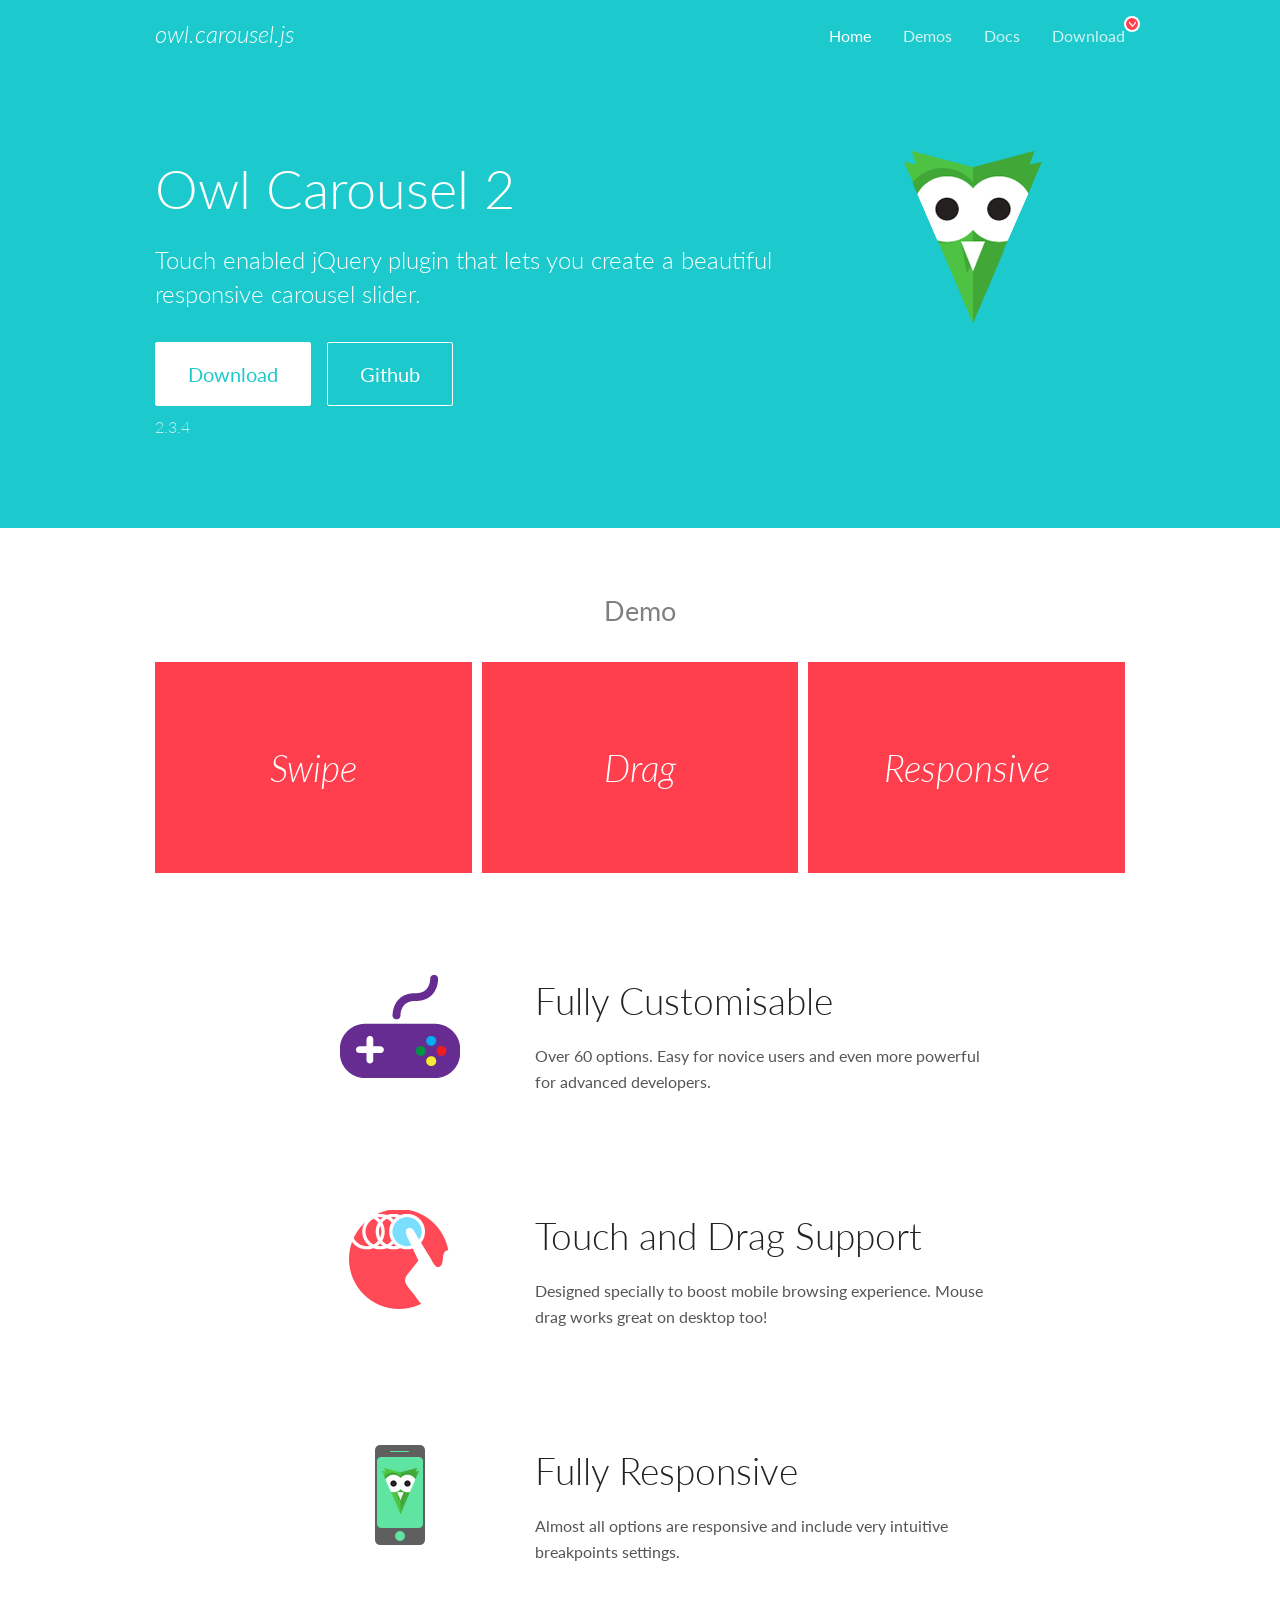
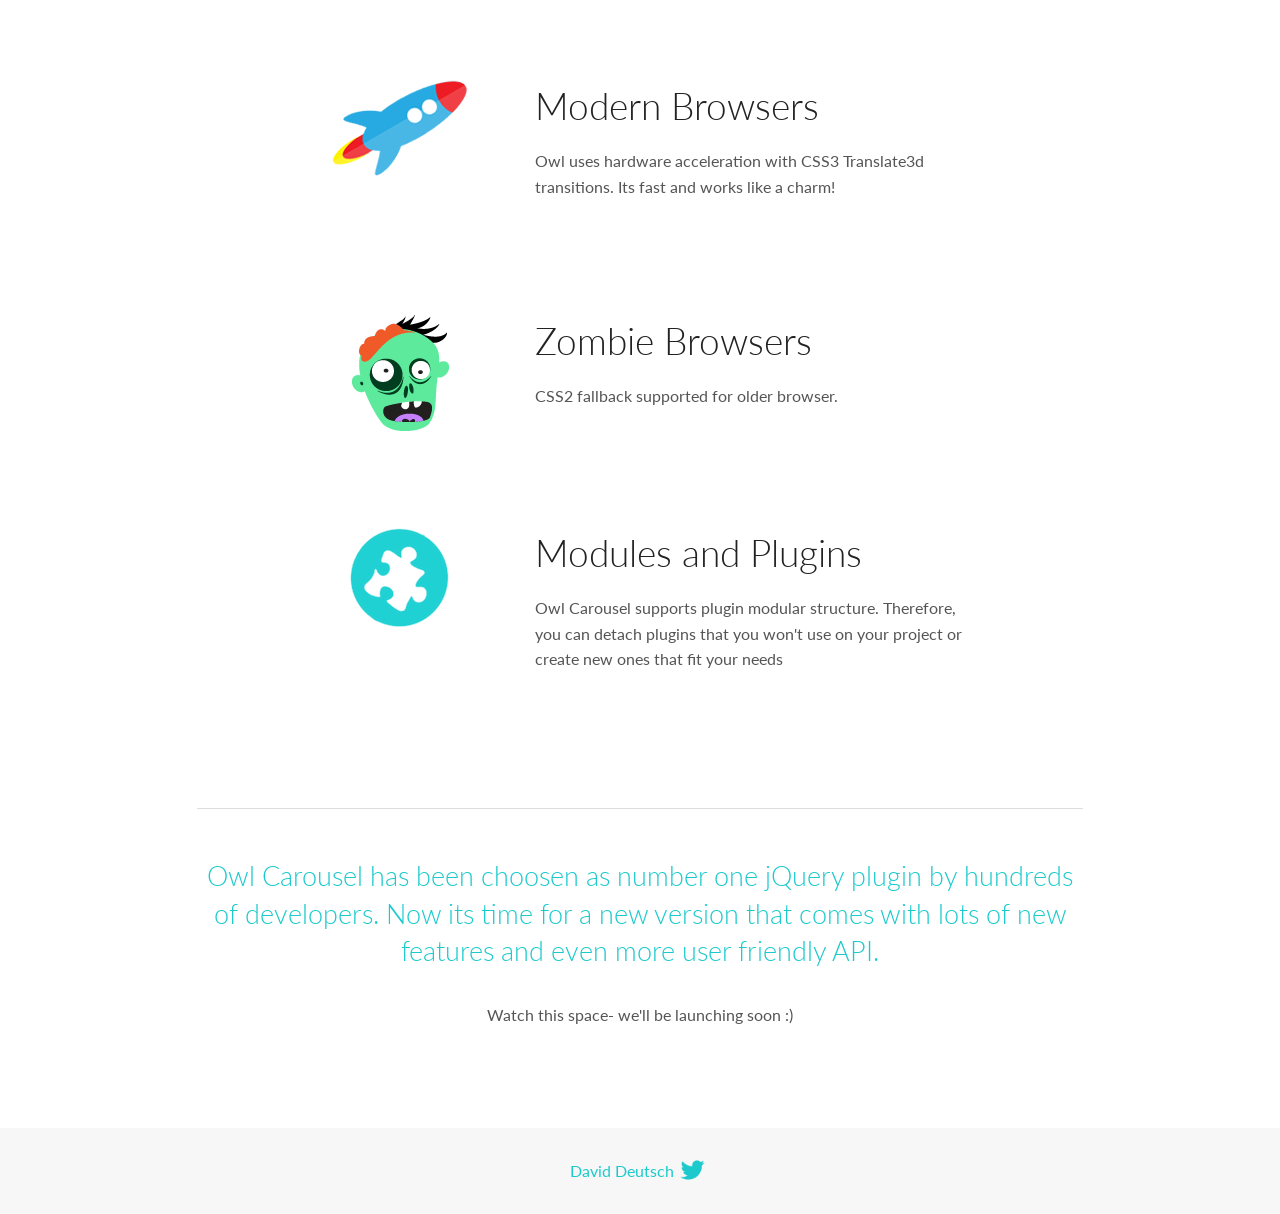
<file: public/assets/OwlCarousel/docs/index.html>
<!DOCTYPE html>
<html lang="en">
  <head>

    <!-- head -->
    <meta charset="utf-8">
    <meta name="msapplication-tap-highlight" content="no" />
    <meta name="viewport" content="width=device-width, initial-scale=1.0" />
    <meta name="description" content="Touch enabled jQuery plugin that lets you create beautiful responsive carousel slider.">
    <meta name="author" content="David Deutsch">
    <title>
      Home | Owl Carousel | 2.3.4
    </title>

    <!-- Stylesheets -->
    <link href='https://fonts.googleapis.com/css?family=Lato:300,400,700,400italic,300italic' rel='stylesheet' type='text/css'>
    <link rel="stylesheet" href="assets/css/docs.theme.min.css">

    <!-- Owl Stylesheets -->
    <link rel="stylesheet" href="assets/owlcarousel/assets/owl.carousel.min.css">
    <link rel="stylesheet" href="assets/owlcarousel/assets/owl.theme.default.min.css">

    <!-- HTML5 shim and Respond.js IE8 support of HTML5 elements and media queries -->

    <!--[if lt IE 9]>
      <script src="https://oss.maxcdn.com/libs/html5shiv/3.7.0/html5shiv.js"></script>
      <script src="https://oss.maxcdn.com/libs/respond.js/1.3.0/respond.min.js"></script>
    <![endif]-->

    <!-- Favicons -->
    <link rel="apple-touch-icon-precomposed" sizes="144x144" href="assets/ico/apple-touch-icon-144-precomposed.png">
    <link rel="shortcut icon" href="assets/ico/favicon.png">
    <link rel="shortcut icon" href="favicon.ico">

    <!-- Yeah i know js should not be in header. Its required for demos.-->

    <!-- javascript -->
    <script src="assets/vendors/jquery.min.js"></script>
    <script src="assets/owlcarousel/owl.carousel.js"></script>
  </head>
  <body>

    <!-- header -->
    <header class="header">
      <div class="row">
        <div class="large-12 columns">
          <div class="brand left">
            <h3>
              <a href="/OwlCarousel2/">owl.carousel.js</a> 
            </h3>
          </div>
          <a id="toggle-nav" class="right">
            <span></span> <span></span> <span></span> 
          </a> 
          <div class="nav-bar">
            <ul class="clearfix">
              <li class="active">
                <a href="/OwlCarousel2/index.html">Home</a> 
              </li>
              <li> <a href="/OwlCarousel2/demos/demos.html">Demos</a>  </li>
              <li> <a href="/OwlCarousel2/docs/started-welcome.html">Docs</a>  </li>
              <li>
                <a href="https://github.com/OwlCarousel2/OwlCarousel2/archive/2.3.4.zip">Download</a> 
                <span class="download"></span> 
              </li>
            </ul>
          </div>
        </div>
      </div>
    </header>

    <!-- home panel -->
    <section id="hero">
      <div class="row">
        <div class="large-8 medium-8 columns">
          <h1>Owl Carousel 2</h1>
          <h4>Touch enabled jQuery plugin that lets you create a beautiful responsive carousel slider.</h4>
          <a href="https://github.com/OwlCarousel2/OwlCarousel2/archive/2.3.4.zip" class="hero-button">Download</a> 
          <a href="https://github.com/OwlCarousel2/OwlCarousel2" class="hero-button outline">Github</a> 
          <p>2.3.4</p>
        </div>
        <div class="large-4 medium-4 columns">
          <img class="owl-logo" src="assets/img/owl-logo.png" alt="mr. Owl">
        </div>
      </div>
    </section>

    <!-- body -->
    <div class="home-demo">
      <div class="row">
        <div class="large-12 columns">
          <h3>Demo</h3>
          <div class="owl-carousel">
            <div class="item">
              <h2>Swipe</h2>
            </div>
            <div class="item">
              <h2>Drag</h2>
            </div>
            <div class="item">
              <h2>Responsive</h2>
            </div>
            <div class="item">
              <h2>CSS3</h2>
            </div>
            <div class="item">
              <h2>Fast</h2>
            </div>
            <div class="item">
              <h2>Easy</h2>
            </div>
            <div class="item">
              <h2>Free</h2>
            </div>
            <div class="item">
              <h2>Upgradable</h2>
            </div>
            <div class="item">
              <h2>Tons of options</h2>
            </div>
            <div class="item">
              <h2>Infinity</h2>
            </div>
            <div class="item">
              <h2>Auto Width</h2>
            </div>
          </div>
        </div>
      </div>
    </div>
    <script>
      var owl = $('.owl-carousel');
      owl.owlCarousel({
        margin: 10,
        loop: true,
        responsive: {
          0: {
            items: 1
          },
          600: {
            items: 2
          },
          1000: {
            items: 3
          }
        }
      })
    </script>

    <!-- features -->
    <div id="features">
      <div class="row">
        <div class="small-12 medium-9 small-centered columns">
          <section class="row feature">
            <div class="medium-4 small-12 columns">
              <img src="assets/img/feature-options.png" alt="">
            </div>
            <div class="medium-8 small-12 columns">
              <h2>Fully Customisable</h2>
              <p>Over 60 options. Easy for novice users and even more powerful for advanced developers.</p>
            </div>
          </section>
          <section class="row feature">
            <div class="medium-4 small-12 columns">
              <img src="assets/img/feature-drag.png" alt="">
            </div>
            <div class="medium-8 small-12 columns">
              <h2>Touch and Drag Support</h2>
              <p>Designed specially to boost mobile browsing experience. Mouse drag works great on desktop too!</p>
            </div>
          </section>
          <section class="row feature">
            <div class="medium-4 small-12 columns">
              <img src="assets/img/feature-responsive.png" alt="">
            </div>
            <div class="medium-8 small-12 columns">
              <h2>Fully Responsive</h2>
              <p>Almost all options are responsive and include very intuitive breakpoints settings.</p>
            </div>
          </section>
          <section class="row feature">
            <div class="medium-4 small-12 columns">
              <img src="assets/img/feature-modern.png" alt="">
            </div>
            <div class="medium-8 small-12 columns">
              <h2>Modern Browsers</h2>
              <p>Owl uses hardware acceleration with CSS3 Translate3d transitions. Its fast and works like a charm! </p>
            </div>
          </section>
          <section class="row feature">
            <div class="medium-4 small-12 columns">
              <img src="assets/img/feature-zombie.png" alt="">
            </div>
            <div class="medium-8 small-12 columns">
              <h2>Zombie Browsers</h2>
              <p>CSS2 fallback supported for older browser.</p>
            </div>
          </section>
          <section class="row feature">
            <div class="medium-4 small-12 columns">
              <img src="assets/img/feature-module.png" alt="">
            </div>
            <div class="medium-8 small-12 columns">
              <h2>Modules and Plugins</h2>
              <p>Owl Carousel supports plugin modular structure. Therefore, you can detach plugins that you won&#x27;t use on your project or create new ones that fit your needs</p>
            </div>
          </section>
        </div>
      </div>
    </div>

    <!-- footer -->
    <section id="teaser-text">
      <div class="row">
        <div class="small-12 medium-11 small-centered columns">
          <hr>
          <h3 id="owl-carousel-has-been-choosen-as-number-one-jquery-plugin-by-hundreds-of-developers-now-its-time-for-a-new-version-that-comes-with-lots-of-new-features-and-even-more-user-friendly-api-">Owl Carousel has been choosen as number one jQuery plugin by hundreds of developers. Now its time for a new version that comes with lots of new features and even more user friendly API.</h3>
          <p>Watch this space- we&#39;ll be launching soon :)</p>
        </div>
      </div>
    </section>

    <!-- footer -->
    <footer class="footer">
      <div class="row">
        <div class="large-12 columns">
          <h5>
            <a href="/OwlCarousel2/docs/support-contact.html">David Deutsch</a> 
            <a id="custom-tweet-button" href="https://twitter.com/share?url=https://github.com/OwlCarousel2/OwlCarousel2&text=Owl Carousel - This is so awesome! " target="_blank"></a> 
          </h5>
        </div>
      </div>
    </footer>

    <!-- vendors -->
    <script src="assets/vendors/highlight.js"></script>
    <script src="assets/js/app.js"></script>
  </body>
</html>
</file>
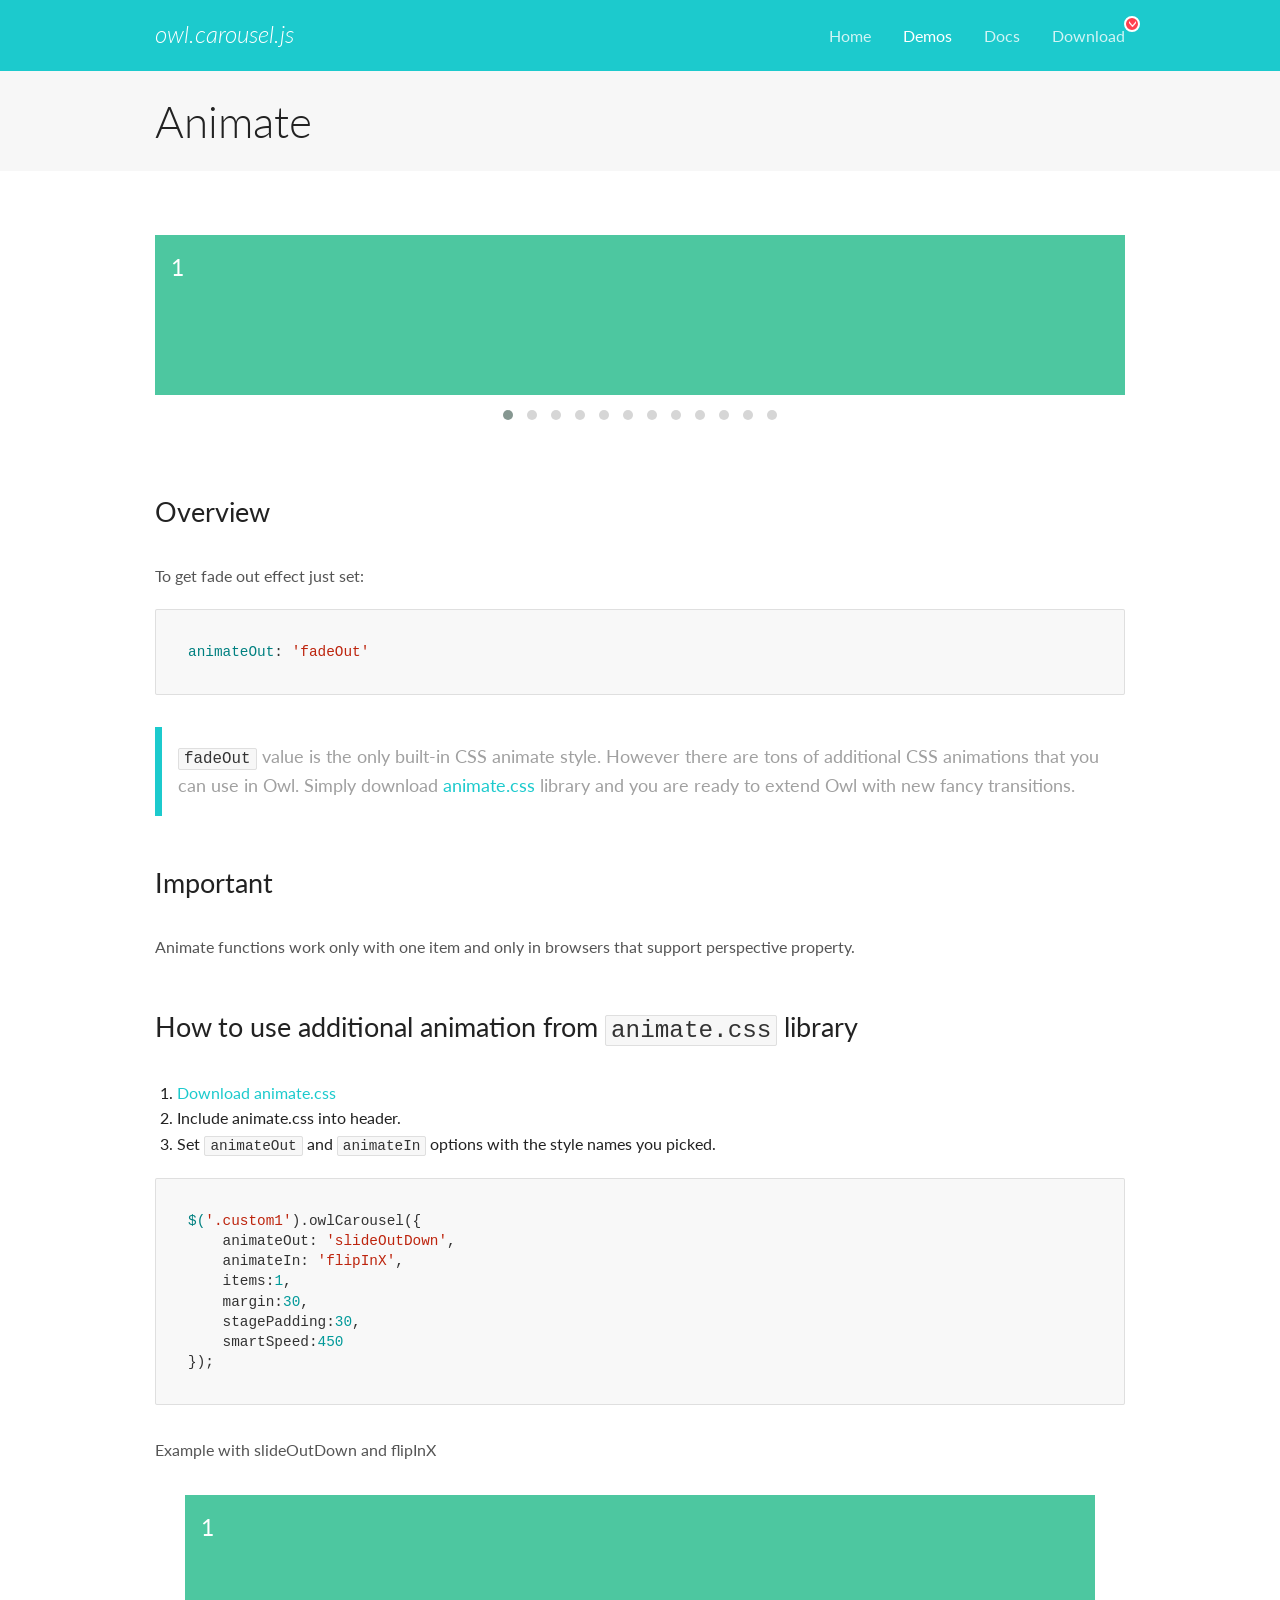
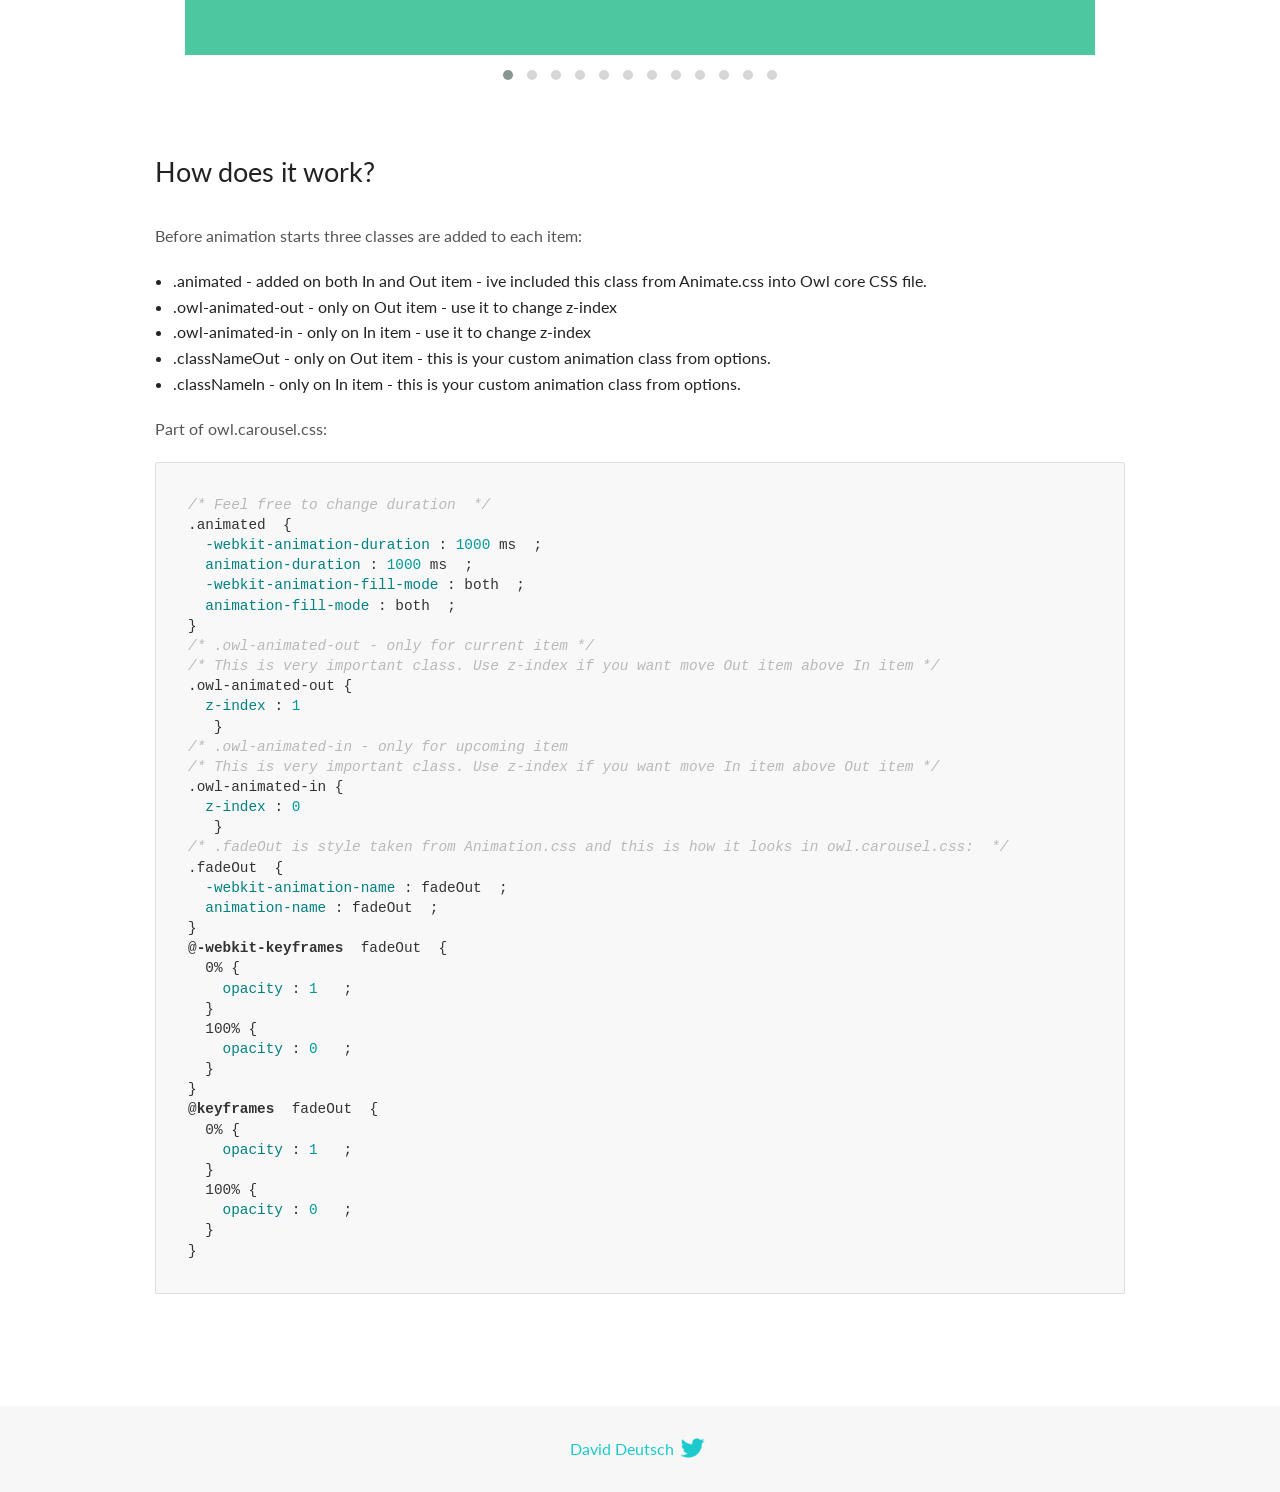
<file: public/assets/OwlCarousel/docs/demos/animate.html>
<!DOCTYPE html>
<html lang="en">
  <head>

    <!-- head -->
    <meta charset="utf-8">
    <meta name="msapplication-tap-highlight" content="no" />
    <meta name="viewport" content="width=device-width, initial-scale=1.0" />
    <meta name="description" content="Animate carousel">
    <meta name="author" content="David Deutsch">
    <title>
      Animate Demo | Owl Carousel | 2.3.4
    </title>

    <!-- Stylesheets -->
    <link href='https://fonts.googleapis.com/css?family=Lato:300,400,700,400italic,300italic' rel='stylesheet' type='text/css'>
    <link rel="stylesheet" href="../assets/css/docs.theme.min.css">

    <!-- Owl Stylesheets -->
    <link rel="stylesheet" href="../assets/owlcarousel/assets/owl.carousel.min.css">
    <link rel="stylesheet" href="../assets/owlcarousel/assets/owl.theme.default.min.css">

    <!-- HTML5 shim and Respond.js IE8 support of HTML5 elements and media queries -->

    <!--[if lt IE 9]>
      <script src="https://oss.maxcdn.com/libs/html5shiv/3.7.0/html5shiv.js"></script>
      <script src="https://oss.maxcdn.com/libs/respond.js/1.3.0/respond.min.js"></script>
    <![endif]-->

    <!-- Favicons -->
    <link rel="apple-touch-icon-precomposed" sizes="144x144" href="../assets/ico/apple-touch-icon-144-precomposed.png">
    <link rel="shortcut icon" href="../assets/ico/favicon.png">
    <link rel="shortcut icon" href="favicon.ico">

    <!-- Yeah i know js should not be in header. Its required for demos.-->

    <!-- javascript -->
    <script src="../assets/vendors/jquery.min.js"></script>
    <script src="../assets/owlcarousel/owl.carousel.js"></script>
  </head>
  <body>

    <!-- header -->
    <header class="header">
      <div class="row">
        <div class="large-12 columns">
          <div class="brand left">
            <h3>
              <a href="/OwlCarousel2/">owl.carousel.js</a> 
            </h3>
          </div>
          <a id="toggle-nav" class="right">
            <span></span> <span></span> <span></span> 
          </a> 
          <div class="nav-bar">
            <ul class="clearfix">
              <li> <a href="/OwlCarousel2/index.html">Home</a>  </li>
              <li class="active">
                <a href="/OwlCarousel2/demos/demos.html">Demos</a> 
              </li>
              <li> <a href="/OwlCarousel2/docs/started-welcome.html">Docs</a>  </li>
              <li>
                <a href="https://github.com/OwlCarousel2/OwlCarousel2/archive/2.3.4.zip">Download</a> 
                <span class="download"></span> 
              </li>
            </ul>
          </div>
        </div>
      </div>
    </header>

    <!-- title -->
    <section class="title">
      <div class="row">
        <div class="large-12 columns">
          <h1>Animate</h1>
        </div>
      </div>
    </section>

    <!--  Demos -->
    <section id="demos">
      <div class="row">
        <div class="large-12 columns">
          <div class="fadeOut owl-carousel owl-theme">
            <div class="item">
              <h4>1</h4>
            </div>
            <div class="item">
              <h4>2</h4>
            </div>
            <div class="item">
              <h4>3</h4>
            </div>
            <div class="item">
              <h4>4</h4>
            </div>
            <div class="item">
              <h4>5</h4>
            </div>
            <div class="item">
              <h4>6</h4>
            </div>
            <div class="item">
              <h4>7</h4>
            </div>
            <div class="item">
              <h4>8</h4>
            </div>
            <div class="item">
              <h4>9</h4>
            </div>
            <div class="item">
              <h4>10</h4>
            </div>
            <div class="item">
              <h4>11</h4>
            </div>
            <div class="item">
              <h4>12</h4>
            </div>
          </div>
          <h3 id="overview">Overview</h3>
          <p>To get fade out effect just set:</p>
          <pre><code>animateOut: &#39;fadeOut&#39;</code></pre>
          <blockquote>
            <p><code>fadeOut</code> value is the only built-in CSS animate style. However there are tons of additional CSS animations that you can use in Owl. Simply download
              <a href="https://daneden.github.io/animate.css/">animate.css</a>  library and you are ready to extend Owl with new fancy transitions.</p>
          </blockquote>
          <h3 id="important">Important</h3>
          <p>Animate functions work only with one item and only in browsers that support perspective property.</p>
          <h3 id="how-to-use-additional-animation-from-animate-css-library">How to use additional animation from <code>animate.css</code> library</h3>
          <ol>
            <li> <a href="https://daneden.github.io/animate.css/">Download animate.css</a>  </li>
            <li>Include animate.css into header.</li>
            <li>Set <code>animateOut</code> and <code>animateIn</code> options with the style names you picked.</li>
          </ol>
          <pre><code>$(&#39;.custom1&#39;).owlCarousel({
    animateOut: &#39;slideOutDown&#39;,
    animateIn: &#39;flipInX&#39;,
    items:1,
    margin:30,
    stagePadding:30,
    smartSpeed:450
});</code></pre>
          <p>Example with slideOutDown and flipInX</p>
          <div class="custom1 owl-carousel owl-theme">
            <div class="item">
              <h4>1</h4>
            </div>
            <div class="item">
              <h4>2</h4>
            </div>
            <div class="item">
              <h4>3</h4>
            </div>
            <div class="item">
              <h4>4</h4>
            </div>
            <div class="item">
              <h4>5</h4>
            </div>
            <div class="item">
              <h4>6</h4>
            </div>
            <div class="item">
              <h4>7</h4>
            </div>
            <div class="item">
              <h4>8</h4>
            </div>
            <div class="item">
              <h4>9</h4>
            </div>
            <div class="item">
              <h4>10</h4>
            </div>
            <div class="item">
              <h4>11</h4>
            </div>
            <div class="item">
              <h4>12</h4>
            </div>
          </div>
          <h3 id="how-does-it-work-">How does it work?</h3>
          <p>Before animation starts three classes are added to each item:</p>
          <ul>
            <li>.animated - added on both In and Out item - ive included this class from Animate.css into Owl core CSS file.</li>
            <li>.owl-animated-out - only on Out item - use it to change z-index</li>
            <li>.owl-animated-in - only on In item - use it to change z-index</li>
            <li>.classNameOut - only on Out item - this is your custom animation class from options.</li>
            <li>.classNameIn - only on In item - this is your custom animation class from options.</li>
          </ul>
          <p>Part of owl.carousel.css:</p>
          <pre><code class="language-css"><span class="comment">/* Feel free to change duration  */</span> 
<span class="class">.animated</span>  <span class="rules">{
  <span class="rule"><span class="attribute">-webkit-animation-duration</span> :<span class="value"> <span class="number">1000</span> ms</span> </span> ;
  <span class="rule"><span class="attribute">animation-duration</span> :<span class="value"> <span class="number">1000</span> ms</span> </span> ;
  <span class="rule"><span class="attribute">-webkit-animation-fill-mode</span> :<span class="value"> both</span> </span> ;
  <span class="rule"><span class="attribute">animation-fill-mode</span> :<span class="value"> both</span> </span> ;
<span class="rule">}</span> </span> 
<span class="comment">/* .owl-animated-out - only for current item */</span> 
<span class="comment">/* This is very important class. Use z-index if you want move Out item above In item */</span> 
<span class="class">.owl-animated-out</span> <span class="rules">{
  <span class="rule"><span class="attribute">z-index</span> :<span class="value"> <span class="number">1</span> 
</span> </span> </span> }
<span class="comment">/* .owl-animated-in - only for upcoming item
/* This is very important class. Use z-index if you want move In item above Out item */</span> 
<span class="class">.owl-animated-in</span> <span class="rules">{
  <span class="rule"><span class="attribute">z-index</span> :<span class="value"> <span class="number">0</span> 
</span> </span> </span> }
<span class="comment">/* .fadeOut is style taken from Animation.css and this is how it looks in owl.carousel.css:  */</span> 
<span class="class">.fadeOut</span>  <span class="rules">{
  <span class="rule"><span class="attribute">-webkit-animation-name</span> :<span class="value"> fadeOut</span> </span> ;
  <span class="rule"><span class="attribute">animation-name</span> :<span class="value"> fadeOut</span> </span> ;
<span class="rule">}</span> </span> 
<span class="at_rule">@<span class="keyword">-webkit-keyframes</span>  fadeOut </span> {
  0% <span class="rules">{
    <span class="rule"><span class="attribute">opacity</span> :<span class="value"> <span class="number">1</span> </span> </span> ;
  <span class="rule">}</span> </span> 
  100% <span class="rules">{
    <span class="rule"><span class="attribute">opacity</span> :<span class="value"> <span class="number">0</span> </span> </span> ;
  <span class="rule">}</span> </span> 
}
<span class="at_rule">@<span class="keyword">keyframes</span>  fadeOut </span> {
  0% <span class="rules">{
    <span class="rule"><span class="attribute">opacity</span> :<span class="value"> <span class="number">1</span> </span> </span> ;
  <span class="rule">}</span> </span> 
  100% <span class="rules">{
    <span class="rule"><span class="attribute">opacity</span> :<span class="value"> <span class="number">0</span> </span> </span> ;
  <span class="rule">}</span> </span> 
}</code></pre>
          <link rel="stylesheet" href="../assets/css/animate.css">
          <script>
            jQuery(document).ready(function($) {
              $('.fadeOut').owlCarousel({
                items: 1,
                animateOut: 'fadeOut',
                loop: true,
                margin: 10,
              });
              $('.custom1').owlCarousel({
                animateOut: 'slideOutDown',
                animateIn: 'flipInX',
                items: 1,
                margin: 30,
                stagePadding: 30,
                smartSpeed: 450
              });
            });
          </script>
        </div>
      </div>
    </section>

    <!-- footer -->
    <footer class="footer">
      <div class="row">
        <div class="large-12 columns">
          <h5>
            <a href="/OwlCarousel2/docs/support-contact.html">David Deutsch</a> 
            <a id="custom-tweet-button" href="https://twitter.com/share?url=https://github.com/OwlCarousel2/OwlCarousel2&text=Owl Carousel - This is so awesome! " target="_blank"></a> 
          </h5>
        </div>
      </div>
    </footer>

    <!-- vendors -->
    <script src="../assets/vendors/highlight.js"></script>
    <script src="../assets/js/app.js"></script>
  </body>
</html>
</file>
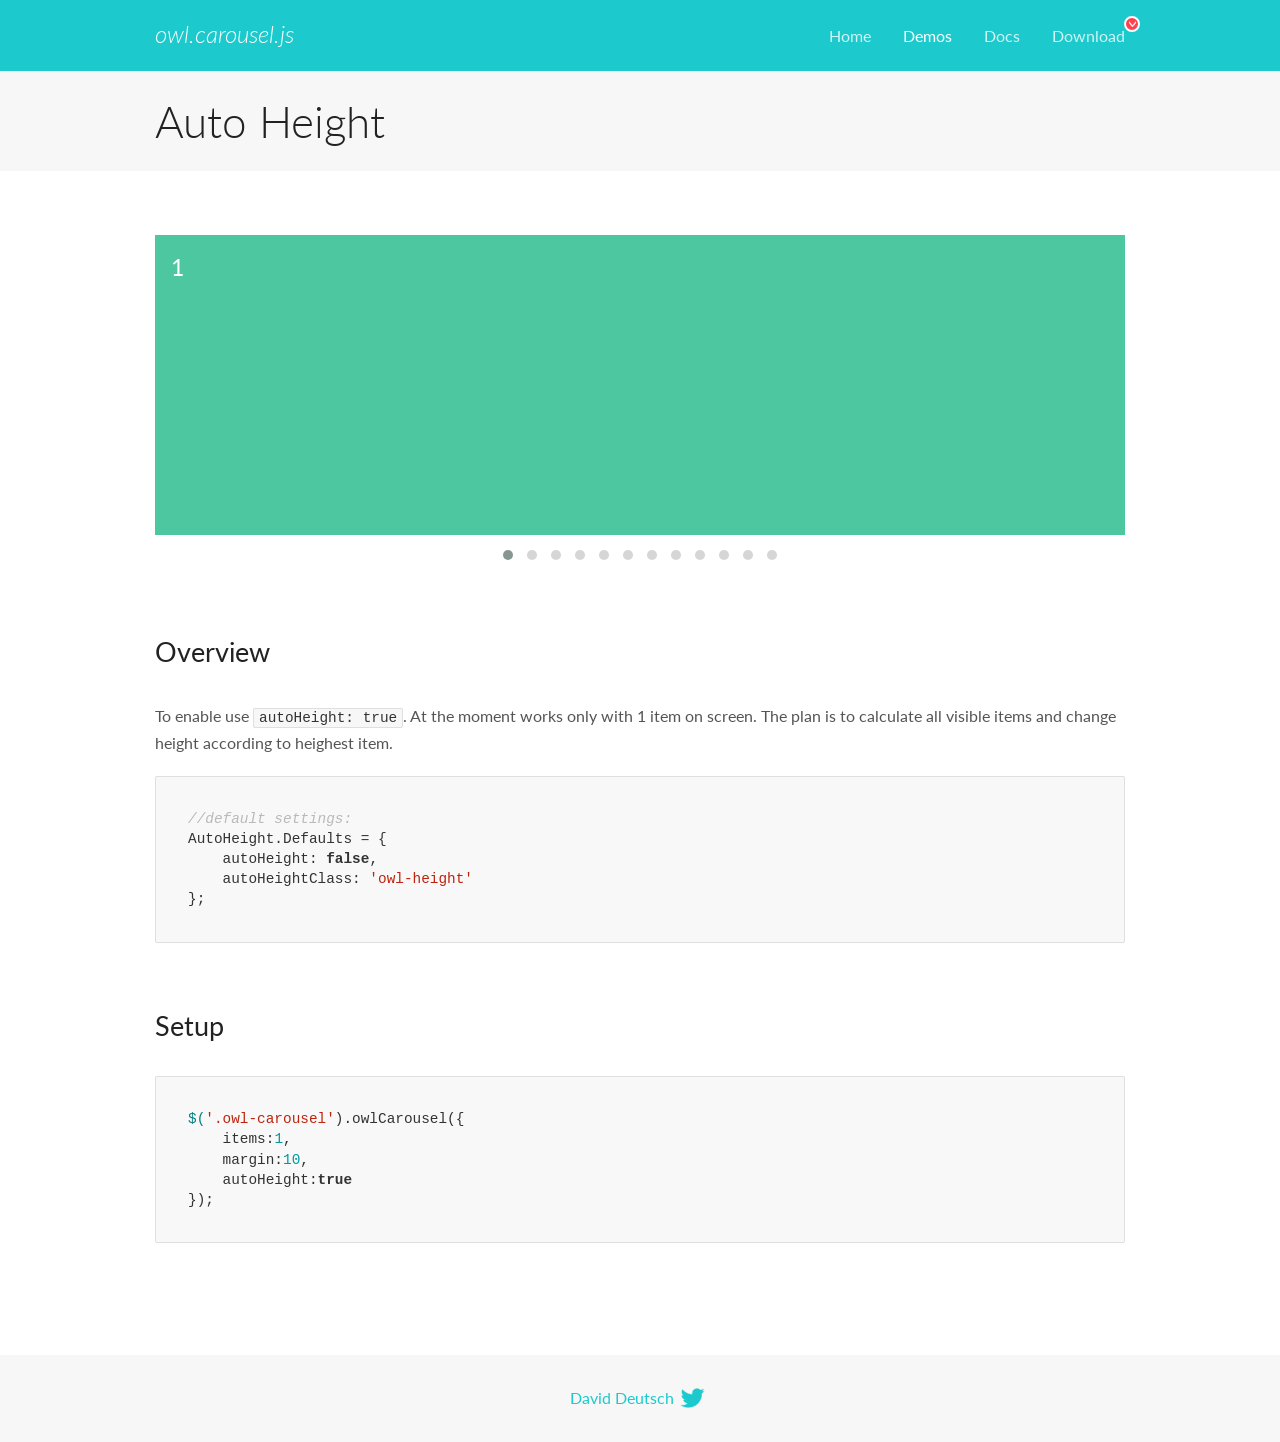
<file: public/assets/OwlCarousel/docs/demos/autoheight.html>
<!DOCTYPE html>
<html lang="en">
  <head>

    <!-- head -->
    <meta charset="utf-8">
    <meta name="msapplication-tap-highlight" content="no" />
    <meta name="viewport" content="width=device-width, initial-scale=1.0" />
    <meta name="description" content="autoHeight usage demo">
    <meta name="author" content="David Deutsch">
    <title>
      Auto Height Demo | Owl Carousel | 2.3.4
    </title>

    <!-- Stylesheets -->
    <link href='https://fonts.googleapis.com/css?family=Lato:300,400,700,400italic,300italic' rel='stylesheet' type='text/css'>
    <link rel="stylesheet" href="../assets/css/docs.theme.min.css">

    <!-- Owl Stylesheets -->
    <link rel="stylesheet" href="../assets/owlcarousel/assets/owl.carousel.min.css">
    <link rel="stylesheet" href="../assets/owlcarousel/assets/owl.theme.default.min.css">

    <!-- HTML5 shim and Respond.js IE8 support of HTML5 elements and media queries -->

    <!--[if lt IE 9]>
      <script src="https://oss.maxcdn.com/libs/html5shiv/3.7.0/html5shiv.js"></script>
      <script src="https://oss.maxcdn.com/libs/respond.js/1.3.0/respond.min.js"></script>
    <![endif]-->

    <!-- Favicons -->
    <link rel="apple-touch-icon-precomposed" sizes="144x144" href="../assets/ico/apple-touch-icon-144-precomposed.png">
    <link rel="shortcut icon" href="../assets/ico/favicon.png">
    <link rel="shortcut icon" href="favicon.ico">

    <!-- Yeah i know js should not be in header. Its required for demos.-->

    <!-- javascript -->
    <script src="../assets/vendors/jquery.min.js"></script>
    <script src="../assets/owlcarousel/owl.carousel.js"></script>
  </head>
  <body>

    <!-- header -->
    <header class="header">
      <div class="row">
        <div class="large-12 columns">
          <div class="brand left">
            <h3>
              <a href="/OwlCarousel2/">owl.carousel.js</a> 
            </h3>
          </div>
          <a id="toggle-nav" class="right">
            <span></span> <span></span> <span></span> 
          </a> 
          <div class="nav-bar">
            <ul class="clearfix">
              <li> <a href="/OwlCarousel2/index.html">Home</a>  </li>
              <li class="active">
                <a href="/OwlCarousel2/demos/demos.html">Demos</a> 
              </li>
              <li> <a href="/OwlCarousel2/docs/started-welcome.html">Docs</a>  </li>
              <li>
                <a href="https://github.com/OwlCarousel2/OwlCarousel2/archive/2.3.4.zip">Download</a> 
                <span class="download"></span> 
              </li>
            </ul>
          </div>
        </div>
      </div>
    </header>

    <!-- title -->
    <section class="title">
      <div class="row">
        <div class="large-12 columns">
          <h1>Auto Height</h1>
        </div>
      </div>
    </section>

    <!--  Demos -->
    <section id="demos">
      <div class="row">
        <div class="large-12 columns">
          <div class="owl-carousel owl-theme">
            <div class="item" style="height:300px">
              <h4>1</h4>
            </div>
            <div class="item" style="height:100px">
              <h4>2</h4>
            </div>
            <div class="item" style="height:500px">
              <h4>3</h4>
            </div>
            <div class="item" style="height:250px">
              <h4>4</h4>
            </div>
            <div class="item" style="height:400px">
              <h4>5</h4>
            </div>
            <div class="item" style="height:500px">
              <h4>6</h4>
            </div>
            <div class="item" style="height:600px">
              <h4>7</h4>
            </div>
            <div class="item" style="height:400px">
              <h4>8</h4>
            </div>
            <div class="item" style="height:300px">
              <h4>9</h4>
            </div>
            <div class="item" style="height:350px">
              <h4>10</h4>
            </div>
            <div class="item" style="height:200px">
              <h4>11</h4>
            </div>
            <div class="item" style="height:150px">
              <h4>12</h4>
            </div>
          </div>
          <h3 id="overview">Overview</h3>
          <p>To enable use <code>autoHeight: true</code>. At the moment works only with 1 item on screen. The plan is to calculate all visible items and change height according to heighest item.</p>
          <pre><code>//default settings:
AutoHeight.Defaults = {
    autoHeight: false,
    autoHeightClass: &#39;owl-height&#39;
};</code></pre>
          <h3 id="setup">Setup</h3>
          <pre><code>$(&#39;.owl-carousel&#39;).owlCarousel({
    items:1,
    margin:10,
    autoHeight:true
});</code></pre>
          <script>
            $(document).ready(function() {
              $('.owl-carousel').owlCarousel({
                items: 1,
                margin: 10,
                autoHeight: true
              });
            })
          </script>
        </div>
      </div>
    </section>

    <!-- footer -->
    <footer class="footer">
      <div class="row">
        <div class="large-12 columns">
          <h5>
            <a href="/OwlCarousel2/docs/support-contact.html">David Deutsch</a> 
            <a id="custom-tweet-button" href="https://twitter.com/share?url=https://github.com/OwlCarousel2/OwlCarousel2&text=Owl Carousel - This is so awesome! " target="_blank"></a> 
          </h5>
        </div>
      </div>
    </footer>

    <!-- vendors -->
    <script src="../assets/vendors/highlight.js"></script>
    <script src="../assets/js/app.js"></script>
  </body>
</html>
</file>
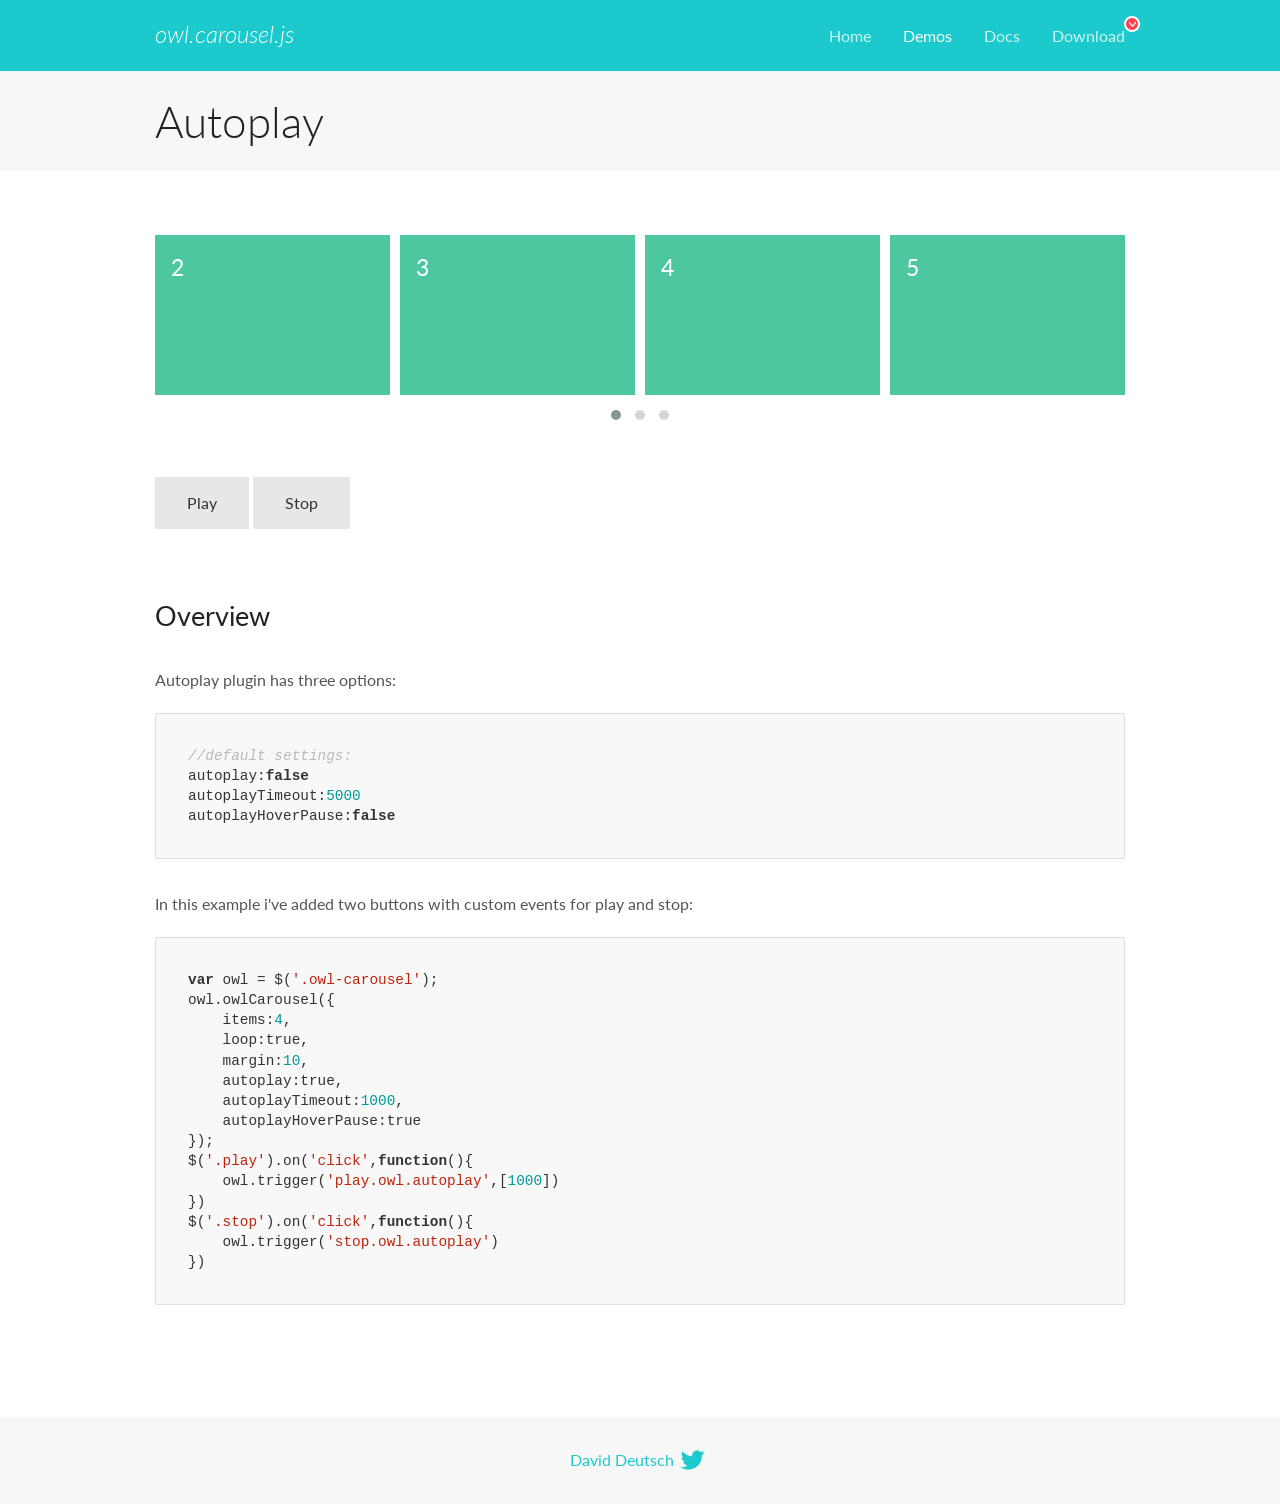
<file: public/assets/OwlCarousel/docs/demos/autoplay.html>
<!DOCTYPE html>
<html lang="en">
  <head>

    <!-- head -->
    <meta charset="utf-8">
    <meta name="msapplication-tap-highlight" content="no" />
    <meta name="viewport" content="width=device-width, initial-scale=1.0" />
    <meta name="description" content="Autoplay usage demo">
    <meta name="author" content="David Deutsch">
    <title>
      Autoplay Demo | Owl Carousel | 2.3.4
    </title>

    <!-- Stylesheets -->
    <link href='https://fonts.googleapis.com/css?family=Lato:300,400,700,400italic,300italic' rel='stylesheet' type='text/css'>
    <link rel="stylesheet" href="../assets/css/docs.theme.min.css">

    <!-- Owl Stylesheets -->
    <link rel="stylesheet" href="../assets/owlcarousel/assets/owl.carousel.min.css">
    <link rel="stylesheet" href="../assets/owlcarousel/assets/owl.theme.default.min.css">

    <!-- HTML5 shim and Respond.js IE8 support of HTML5 elements and media queries -->

    <!--[if lt IE 9]>
      <script src="https://oss.maxcdn.com/libs/html5shiv/3.7.0/html5shiv.js"></script>
      <script src="https://oss.maxcdn.com/libs/respond.js/1.3.0/respond.min.js"></script>
    <![endif]-->

    <!-- Favicons -->
    <link rel="apple-touch-icon-precomposed" sizes="144x144" href="../assets/ico/apple-touch-icon-144-precomposed.png">
    <link rel="shortcut icon" href="../assets/ico/favicon.png">
    <link rel="shortcut icon" href="favicon.ico">

    <!-- Yeah i know js should not be in header. Its required for demos.-->

    <!-- javascript -->
    <script src="../assets/vendors/jquery.min.js"></script>
    <script src="../assets/owlcarousel/owl.carousel.js"></script>
  </head>
  <body>

    <!-- header -->
    <header class="header">
      <div class="row">
        <div class="large-12 columns">
          <div class="brand left">
            <h3>
              <a href="/OwlCarousel2/">owl.carousel.js</a> 
            </h3>
          </div>
          <a id="toggle-nav" class="right">
            <span></span> <span></span> <span></span> 
          </a> 
          <div class="nav-bar">
            <ul class="clearfix">
              <li> <a href="/OwlCarousel2/index.html">Home</a>  </li>
              <li class="active">
                <a href="/OwlCarousel2/demos/demos.html">Demos</a> 
              </li>
              <li> <a href="/OwlCarousel2/docs/started-welcome.html">Docs</a>  </li>
              <li>
                <a href="https://github.com/OwlCarousel2/OwlCarousel2/archive/2.3.4.zip">Download</a> 
                <span class="download"></span> 
              </li>
            </ul>
          </div>
        </div>
      </div>
    </header>

    <!-- title -->
    <section class="title">
      <div class="row">
        <div class="large-12 columns">
          <h1>Autoplay</h1>
        </div>
      </div>
    </section>

    <!--  Demos -->
    <section id="demos">
      <div class="row">
        <div class="large-12 columns">
          <div class="owl-carousel owl-theme">
            <div class="item">
              <h4>1</h4>
            </div>
            <div class="item">
              <h4>2</h4>
            </div>
            <div class="item">
              <h4>3</h4>
            </div>
            <div class="item">
              <h4>4</h4>
            </div>
            <div class="item">
              <h4>5</h4>
            </div>
            <div class="item">
              <h4>6</h4>
            </div>
            <div class="item">
              <h4>7</h4>
            </div>
            <div class="item">
              <h4>8</h4>
            </div>
            <div class="item">
              <h4>9</h4>
            </div>
            <div class="item">
              <h4>10</h4>
            </div>
            <div class="item">
              <h4>11</h4>
            </div>
            <div class="item">
              <h4>12</h4>
            </div>
          </div>
          <a class="button secondary play">Play</a> 
          <a class="button secondary stop">Stop</a> 
          <h3 id="overview">Overview</h3>
          <p>Autoplay plugin has three options:</p>
          <pre><code>//default settings:
autoplay:false
autoplayTimeout:5000
autoplayHoverPause:false</code></pre>
          <p>In this example i&#39;ve added two buttons with custom events for play and stop:</p>
          <pre><code>var owl = $(&#39;.owl-carousel&#39;);
owl.owlCarousel({
    items:4,
    loop:true,
    margin:10,
    autoplay:true,
    autoplayTimeout:1000,
    autoplayHoverPause:true
});
$(&#39;.play&#39;).on(&#39;click&#39;,function(){
    owl.trigger(&#39;play.owl.autoplay&#39;,[1000])
})
$(&#39;.stop&#39;).on(&#39;click&#39;,function(){
    owl.trigger(&#39;stop.owl.autoplay&#39;)
})</code></pre>
          <script>
            $(document).ready(function() {
              var owl = $('.owl-carousel');
              owl.owlCarousel({
                items: 4,
                loop: true,
                margin: 10,
                autoplay: true,
                autoplayTimeout: 1000,
                autoplayHoverPause: true
              });
              $('.play').on('click', function() {
                owl.trigger('play.owl.autoplay', [1000])
              })
              $('.stop').on('click', function() {
                owl.trigger('stop.owl.autoplay')
              })
            })
          </script>
        </div>
      </div>
    </section>

    <!-- footer -->
    <footer class="footer">
      <div class="row">
        <div class="large-12 columns">
          <h5>
            <a href="/OwlCarousel2/docs/support-contact.html">David Deutsch</a> 
            <a id="custom-tweet-button" href="https://twitter.com/share?url=https://github.com/OwlCarousel2/OwlCarousel2&text=Owl Carousel - This is so awesome! " target="_blank"></a> 
          </h5>
        </div>
      </div>
    </footer>

    <!-- vendors -->
    <script src="../assets/vendors/highlight.js"></script>
    <script src="../assets/js/app.js"></script>
  </body>
</html>
</file>
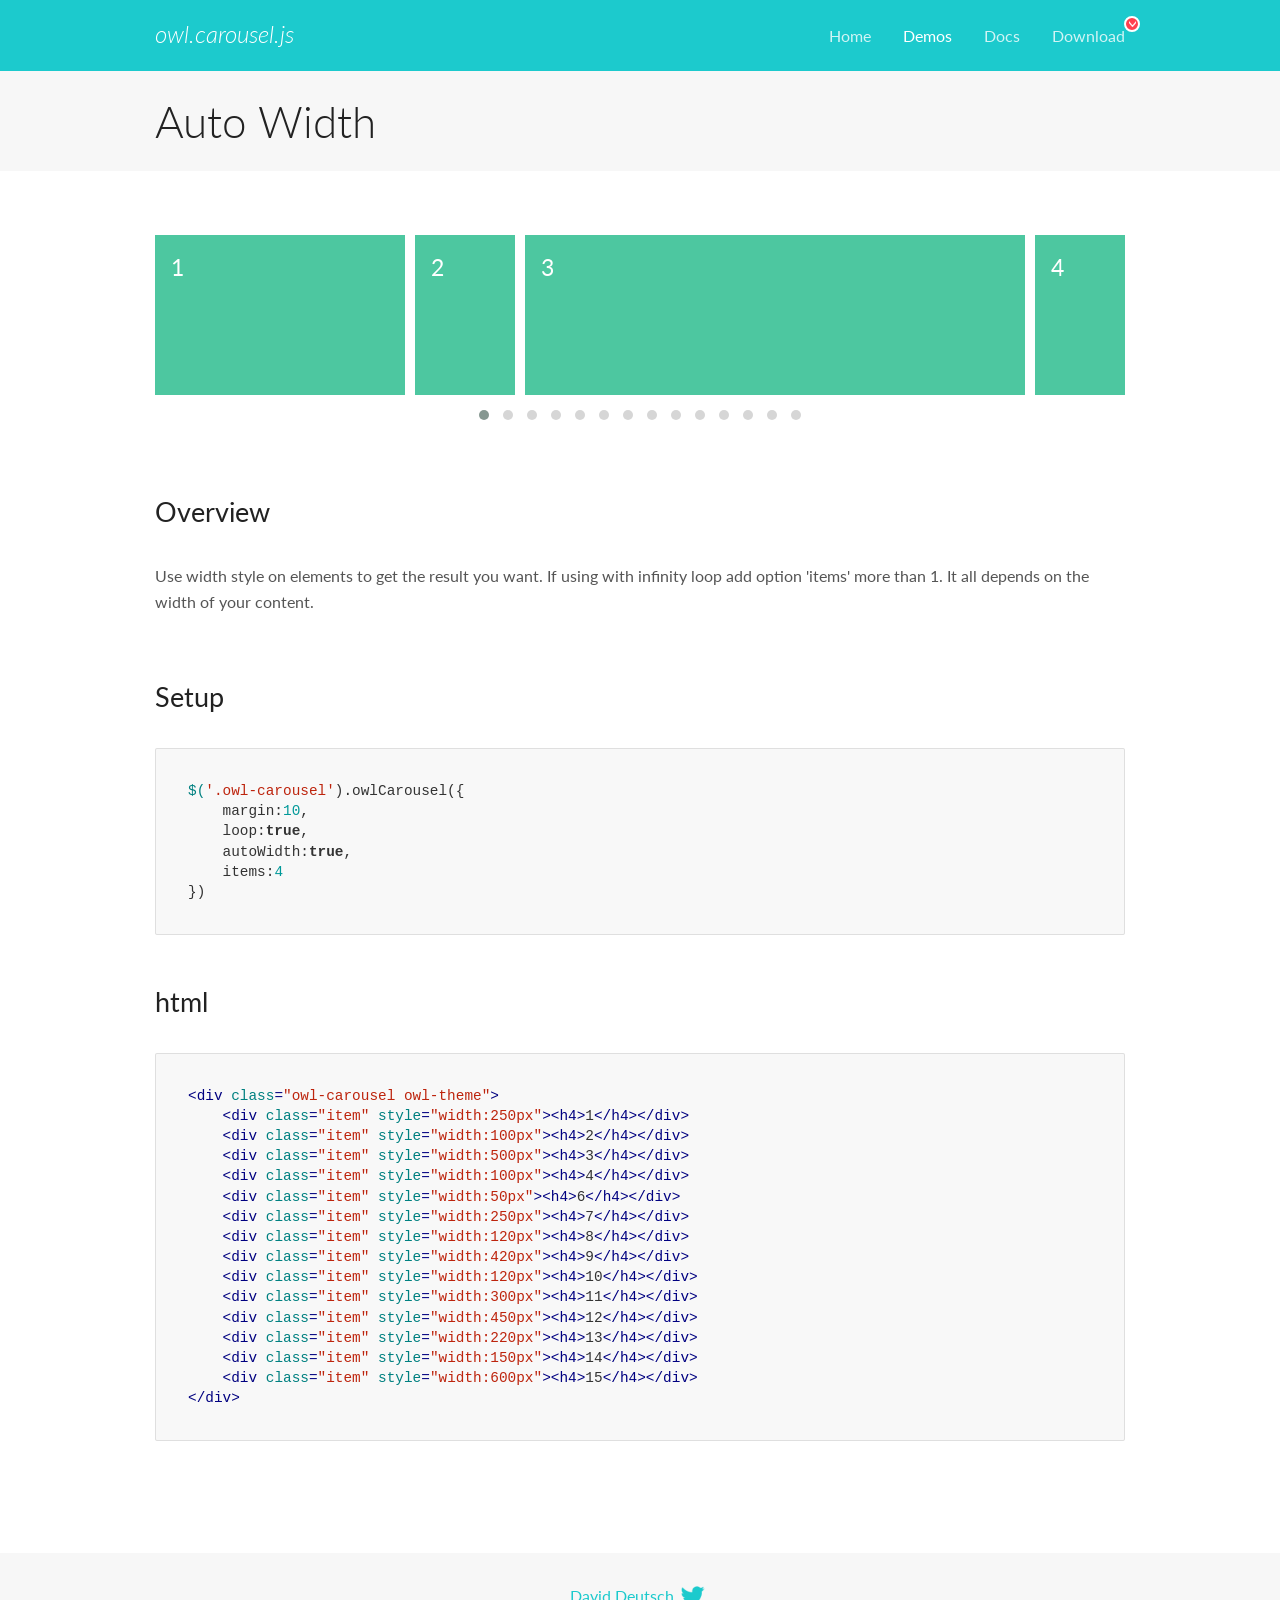
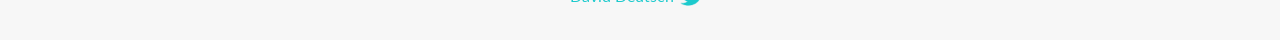
<file: public/assets/OwlCarousel/docs/demos/autowidth.html>
<!DOCTYPE html>
<html lang="en">
  <head>

    <!-- head -->
    <meta charset="utf-8">
    <meta name="msapplication-tap-highlight" content="no" />
    <meta name="viewport" content="width=device-width, initial-scale=1.0" />
    <meta name="description" content="Auto Width">
    <meta name="author" content="David Deutsch">
    <title>
      Auto Width Demo | Owl Carousel | 2.3.4
    </title>

    <!-- Stylesheets -->
    <link href='https://fonts.googleapis.com/css?family=Lato:300,400,700,400italic,300italic' rel='stylesheet' type='text/css'>
    <link rel="stylesheet" href="../assets/css/docs.theme.min.css">

    <!-- Owl Stylesheets -->
    <link rel="stylesheet" href="../assets/owlcarousel/assets/owl.carousel.min.css">
    <link rel="stylesheet" href="../assets/owlcarousel/assets/owl.theme.default.min.css">

    <!-- HTML5 shim and Respond.js IE8 support of HTML5 elements and media queries -->

    <!--[if lt IE 9]>
      <script src="https://oss.maxcdn.com/libs/html5shiv/3.7.0/html5shiv.js"></script>
      <script src="https://oss.maxcdn.com/libs/respond.js/1.3.0/respond.min.js"></script>
    <![endif]-->

    <!-- Favicons -->
    <link rel="apple-touch-icon-precomposed" sizes="144x144" href="../assets/ico/apple-touch-icon-144-precomposed.png">
    <link rel="shortcut icon" href="../assets/ico/favicon.png">
    <link rel="shortcut icon" href="favicon.ico">

    <!-- Yeah i know js should not be in header. Its required for demos.-->

    <!-- javascript -->
    <script src="../assets/vendors/jquery.min.js"></script>
    <script src="../assets/owlcarousel/owl.carousel.js"></script>
  </head>
  <body>

    <!-- header -->
    <header class="header">
      <div class="row">
        <div class="large-12 columns">
          <div class="brand left">
            <h3>
              <a href="/OwlCarousel2/">owl.carousel.js</a> 
            </h3>
          </div>
          <a id="toggle-nav" class="right">
            <span></span> <span></span> <span></span> 
          </a> 
          <div class="nav-bar">
            <ul class="clearfix">
              <li> <a href="/OwlCarousel2/index.html">Home</a>  </li>
              <li class="active">
                <a href="/OwlCarousel2/demos/demos.html">Demos</a> 
              </li>
              <li> <a href="/OwlCarousel2/docs/started-welcome.html">Docs</a>  </li>
              <li>
                <a href="https://github.com/OwlCarousel2/OwlCarousel2/archive/2.3.4.zip">Download</a> 
                <span class="download"></span> 
              </li>
            </ul>
          </div>
        </div>
      </div>
    </header>

    <!-- title -->
    <section class="title">
      <div class="row">
        <div class="large-12 columns">
          <h1>Auto Width</h1>
        </div>
      </div>
    </section>

    <!--  Demos -->
    <section id="demos">
      <div class="row">
        <div class="large-12 columns">
          <div class="owl-carousel owl-theme">
            <div class="item" style="width:250px">
              <h4>1</h4>
            </div>
            <div class="item" style="width:100px">
              <h4>2</h4>
            </div>
            <div class="item" style="width:500px">
              <h4>3</h4>
            </div>
            <div class="item" style="width:100px">
              <h4>4</h4>
            </div>
            <div class="item" style="width:50px">
              <h4>6</h4>
            </div>
            <div class="item" style="width:250px">
              <h4>7</h4>
            </div>
            <div class="item" style="width:120px">
              <h4>8</h4>
            </div>
            <div class="item" style="width:420px">
              <h4>9</h4>
            </div>
            <div class="item" style="width:120px">
              <h4>10</h4>
            </div>
            <div class="item" style="width:300px">
              <h4>11</h4>
            </div>
            <div class="item" style="width:450px">
              <h4>12</h4>
            </div>
            <div class="item" style="width:220px">
              <h4>13</h4>
            </div>
            <div class="item" style="width:150px">
              <h4>14</h4>
            </div>
            <div class="item" style="width:600px">
              <h4>15</h4>
            </div>
          </div>
          <h3 id="overview">Overview</h3>
          <p>Use width style on elements to get the result you want. If using with infinity loop add option &#39;items&#39; more than 1. It all depends on the width of your content.</p>
          <h3 id="setup">Setup</h3>
          <pre><code>$(&#39;.owl-carousel&#39;).owlCarousel({
    margin:10,
    loop:true,
    autoWidth:true,
    items:4
})</code></pre>
          <h3 id="html">html</h3>
          <pre><code>&lt;div class=&quot;owl-carousel owl-theme&quot;&gt;
    &lt;div class=&quot;item&quot; style=&quot;width:250px&quot;&gt;&lt;h4&gt;1&lt;/h4&gt;&lt;/div&gt;
    &lt;div class=&quot;item&quot; style=&quot;width:100px&quot;&gt;&lt;h4&gt;2&lt;/h4&gt;&lt;/div&gt;
    &lt;div class=&quot;item&quot; style=&quot;width:500px&quot;&gt;&lt;h4&gt;3&lt;/h4&gt;&lt;/div&gt;
    &lt;div class=&quot;item&quot; style=&quot;width:100px&quot;&gt;&lt;h4&gt;4&lt;/h4&gt;&lt;/div&gt;
    &lt;div class=&quot;item&quot; style=&quot;width:50px&quot;&gt;&lt;h4&gt;6&lt;/h4&gt;&lt;/div&gt;
    &lt;div class=&quot;item&quot; style=&quot;width:250px&quot;&gt;&lt;h4&gt;7&lt;/h4&gt;&lt;/div&gt;
    &lt;div class=&quot;item&quot; style=&quot;width:120px&quot;&gt;&lt;h4&gt;8&lt;/h4&gt;&lt;/div&gt;
    &lt;div class=&quot;item&quot; style=&quot;width:420px&quot;&gt;&lt;h4&gt;9&lt;/h4&gt;&lt;/div&gt;
    &lt;div class=&quot;item&quot; style=&quot;width:120px&quot;&gt;&lt;h4&gt;10&lt;/h4&gt;&lt;/div&gt;
    &lt;div class=&quot;item&quot; style=&quot;width:300px&quot;&gt;&lt;h4&gt;11&lt;/h4&gt;&lt;/div&gt;
    &lt;div class=&quot;item&quot; style=&quot;width:450px&quot;&gt;&lt;h4&gt;12&lt;/h4&gt;&lt;/div&gt;
    &lt;div class=&quot;item&quot; style=&quot;width:220px&quot;&gt;&lt;h4&gt;13&lt;/h4&gt;&lt;/div&gt;
    &lt;div class=&quot;item&quot; style=&quot;width:150px&quot;&gt;&lt;h4&gt;14&lt;/h4&gt;&lt;/div&gt;
    &lt;div class=&quot;item&quot; style=&quot;width:600px&quot;&gt;&lt;h4&gt;15&lt;/h4&gt;&lt;/div&gt;
&lt;/div&gt;</code></pre>
          <script>
            $(document).ready(function() {
              $('.owl-carousel').owlCarousel({
                margin: 10,
                loop: true,
                autoWidth: true,
                items: 4
              })
            })
          </script>
        </div>
      </div>
    </section>

    <!-- footer -->
    <footer class="footer">
      <div class="row">
        <div class="large-12 columns">
          <h5>
            <a href="/OwlCarousel2/docs/support-contact.html">David Deutsch</a> 
            <a id="custom-tweet-button" href="https://twitter.com/share?url=https://github.com/OwlCarousel2/OwlCarousel2&text=Owl Carousel - This is so awesome! " target="_blank"></a> 
          </h5>
        </div>
      </div>
    </footer>

    <!-- vendors -->
    <script src="../assets/vendors/highlight.js"></script>
    <script src="../assets/js/app.js"></script>
  </body>
</html>
</file>
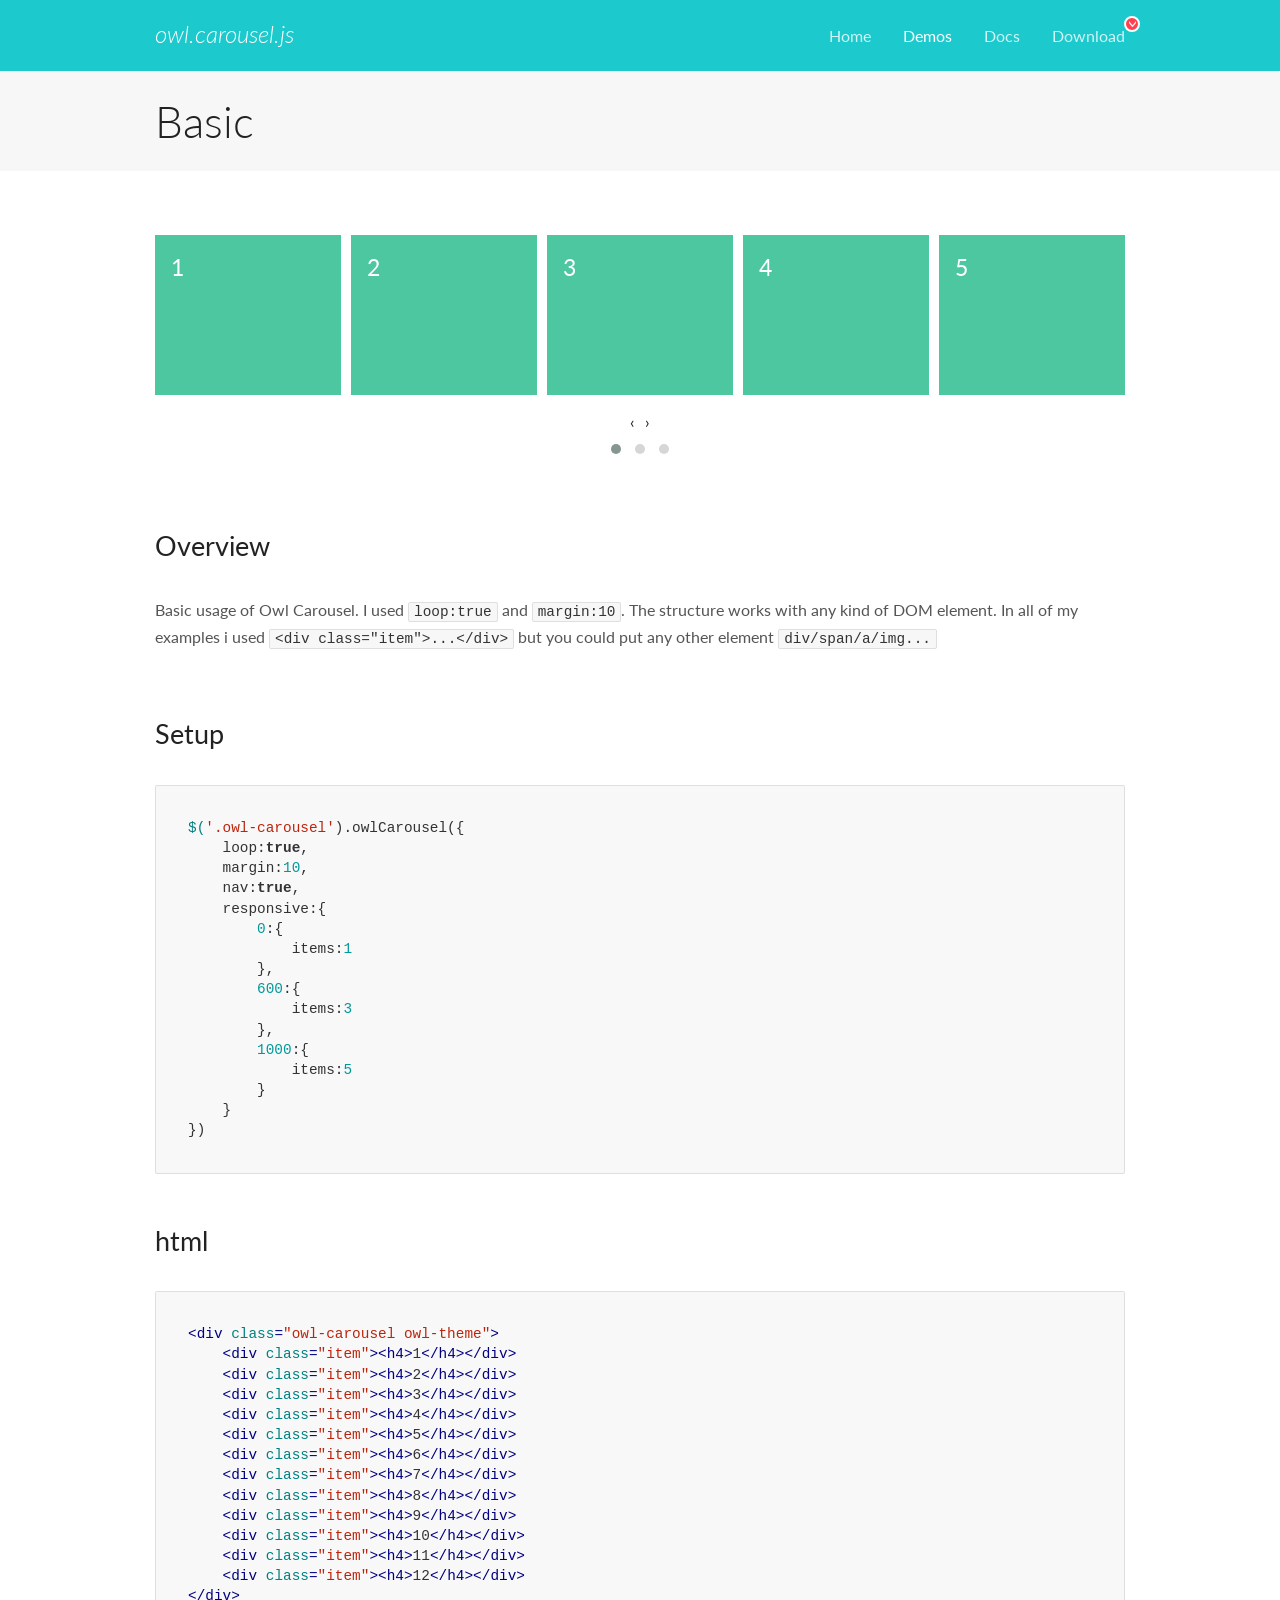
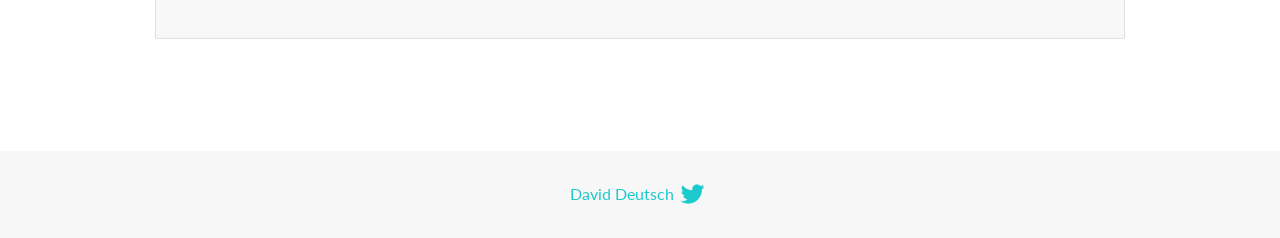
<file: public/assets/OwlCarousel/docs/demos/basic.html>
<!DOCTYPE html>
<html lang="en">
  <head>

    <!-- head -->
    <meta charset="utf-8">
    <meta name="msapplication-tap-highlight" content="no" />
    <meta name="viewport" content="width=device-width, initial-scale=1.0" />
    <meta name="description" content="Basic usage demo">
    <meta name="author" content="David Deutsch">
    <title>
      Basic Demo | Owl Carousel | 2.3.4
    </title>

    <!-- Stylesheets -->
    <link href='https://fonts.googleapis.com/css?family=Lato:300,400,700,400italic,300italic' rel='stylesheet' type='text/css'>
    <link rel="stylesheet" href="../assets/css/docs.theme.min.css">

    <!-- Owl Stylesheets -->
    <link rel="stylesheet" href="../assets/owlcarousel/assets/owl.carousel.min.css">
    <link rel="stylesheet" href="../assets/owlcarousel/assets/owl.theme.default.min.css">

    <!-- HTML5 shim and Respond.js IE8 support of HTML5 elements and media queries -->

    <!--[if lt IE 9]>
      <script src="https://oss.maxcdn.com/libs/html5shiv/3.7.0/html5shiv.js"></script>
      <script src="https://oss.maxcdn.com/libs/respond.js/1.3.0/respond.min.js"></script>
    <![endif]-->

    <!-- Favicons -->
    <link rel="apple-touch-icon-precomposed" sizes="144x144" href="../assets/ico/apple-touch-icon-144-precomposed.png">
    <link rel="shortcut icon" href="../assets/ico/favicon.png">
    <link rel="shortcut icon" href="favicon.ico">

    <!-- Yeah i know js should not be in header. Its required for demos.-->

    <!-- javascript -->
    <script src="../assets/vendors/jquery.min.js"></script>
    <script src="../assets/owlcarousel/owl.carousel.js"></script>
  </head>
  <body>

    <!-- header -->
    <header class="header">
      <div class="row">
        <div class="large-12 columns">
          <div class="brand left">
            <h3>
              <a href="/OwlCarousel2/">owl.carousel.js</a> 
            </h3>
          </div>
          <a id="toggle-nav" class="right">
            <span></span> <span></span> <span></span> 
          </a> 
          <div class="nav-bar">
            <ul class="clearfix">
              <li> <a href="/OwlCarousel2/index.html">Home</a>  </li>
              <li class="active">
                <a href="/OwlCarousel2/demos/demos.html">Demos</a> 
              </li>
              <li> <a href="/OwlCarousel2/docs/started-welcome.html">Docs</a>  </li>
              <li>
                <a href="https://github.com/OwlCarousel2/OwlCarousel2/archive/2.3.4.zip">Download</a> 
                <span class="download"></span> 
              </li>
            </ul>
          </div>
        </div>
      </div>
    </header>

    <!-- title -->
    <section class="title">
      <div class="row">
        <div class="large-12 columns">
          <h1>Basic</h1>
        </div>
      </div>
    </section>

    <!--  Demos -->
    <section id="demos">
      <div class="row">
        <div class="large-12 columns">
          <div class="owl-carousel owl-theme">
            <div class="item">
              <h4>1</h4>
            </div>
            <div class="item">
              <h4>2</h4>
            </div>
            <div class="item">
              <h4>3</h4>
            </div>
            <div class="item">
              <h4>4</h4>
            </div>
            <div class="item">
              <h4>5</h4>
            </div>
            <div class="item">
              <h4>6</h4>
            </div>
            <div class="item">
              <h4>7</h4>
            </div>
            <div class="item">
              <h4>8</h4>
            </div>
            <div class="item">
              <h4>9</h4>
            </div>
            <div class="item">
              <h4>10</h4>
            </div>
            <div class="item">
              <h4>11</h4>
            </div>
            <div class="item">
              <h4>12</h4>
            </div>
          </div>
          <h3 id="overview">Overview</h3>
          <p>Basic usage of Owl Carousel. I used <code>loop:true</code> and <code>margin:10</code>. The structure works with any kind of DOM element. In all of my examples i used <code>&lt;div class=&quot;item&quot;&gt;...&lt;/div&gt;</code> but you could
            put any other element <code>div/span/a/img...</code></p>
          <h3 id="setup">Setup</h3>
          <pre><code>$(&#39;.owl-carousel&#39;).owlCarousel({
    loop:true,
    margin:10,
    nav:true,
    responsive:{
        0:{
            items:1
        },
        600:{
            items:3
        },
        1000:{
            items:5
        }
    }
})</code></pre>
          <h3 id="html">html</h3>
          <pre><code>&lt;div class=&quot;owl-carousel owl-theme&quot;&gt;
    &lt;div class=&quot;item&quot;&gt;&lt;h4&gt;1&lt;/h4&gt;&lt;/div&gt;
    &lt;div class=&quot;item&quot;&gt;&lt;h4&gt;2&lt;/h4&gt;&lt;/div&gt;
    &lt;div class=&quot;item&quot;&gt;&lt;h4&gt;3&lt;/h4&gt;&lt;/div&gt;
    &lt;div class=&quot;item&quot;&gt;&lt;h4&gt;4&lt;/h4&gt;&lt;/div&gt;
    &lt;div class=&quot;item&quot;&gt;&lt;h4&gt;5&lt;/h4&gt;&lt;/div&gt;
    &lt;div class=&quot;item&quot;&gt;&lt;h4&gt;6&lt;/h4&gt;&lt;/div&gt;
    &lt;div class=&quot;item&quot;&gt;&lt;h4&gt;7&lt;/h4&gt;&lt;/div&gt;
    &lt;div class=&quot;item&quot;&gt;&lt;h4&gt;8&lt;/h4&gt;&lt;/div&gt;
    &lt;div class=&quot;item&quot;&gt;&lt;h4&gt;9&lt;/h4&gt;&lt;/div&gt;
    &lt;div class=&quot;item&quot;&gt;&lt;h4&gt;10&lt;/h4&gt;&lt;/div&gt;
    &lt;div class=&quot;item&quot;&gt;&lt;h4&gt;11&lt;/h4&gt;&lt;/div&gt;
    &lt;div class=&quot;item&quot;&gt;&lt;h4&gt;12&lt;/h4&gt;&lt;/div&gt;
&lt;/div&gt;</code></pre>
          <script>
            $(document).ready(function() {
              var owl = $('.owl-carousel');
              owl.owlCarousel({
                margin: 10,
                nav: true,
                loop: true,
                responsive: {
                  0: {
                    items: 1
                  },
                  600: {
                    items: 3
                  },
                  1000: {
                    items: 5
                  }
                }
              })
            })
          </script>
        </div>
      </div>
    </section>

    <!-- footer -->
    <footer class="footer">
      <div class="row">
        <div class="large-12 columns">
          <h5>
            <a href="/OwlCarousel2/docs/support-contact.html">David Deutsch</a> 
            <a id="custom-tweet-button" href="https://twitter.com/share?url=https://github.com/OwlCarousel2/OwlCarousel2&text=Owl Carousel - This is so awesome! " target="_blank"></a> 
          </h5>
        </div>
      </div>
    </footer>

    <!-- vendors -->
    <script src="../assets/vendors/highlight.js"></script>
    <script src="../assets/js/app.js"></script>
  </body>
</html>
</file>
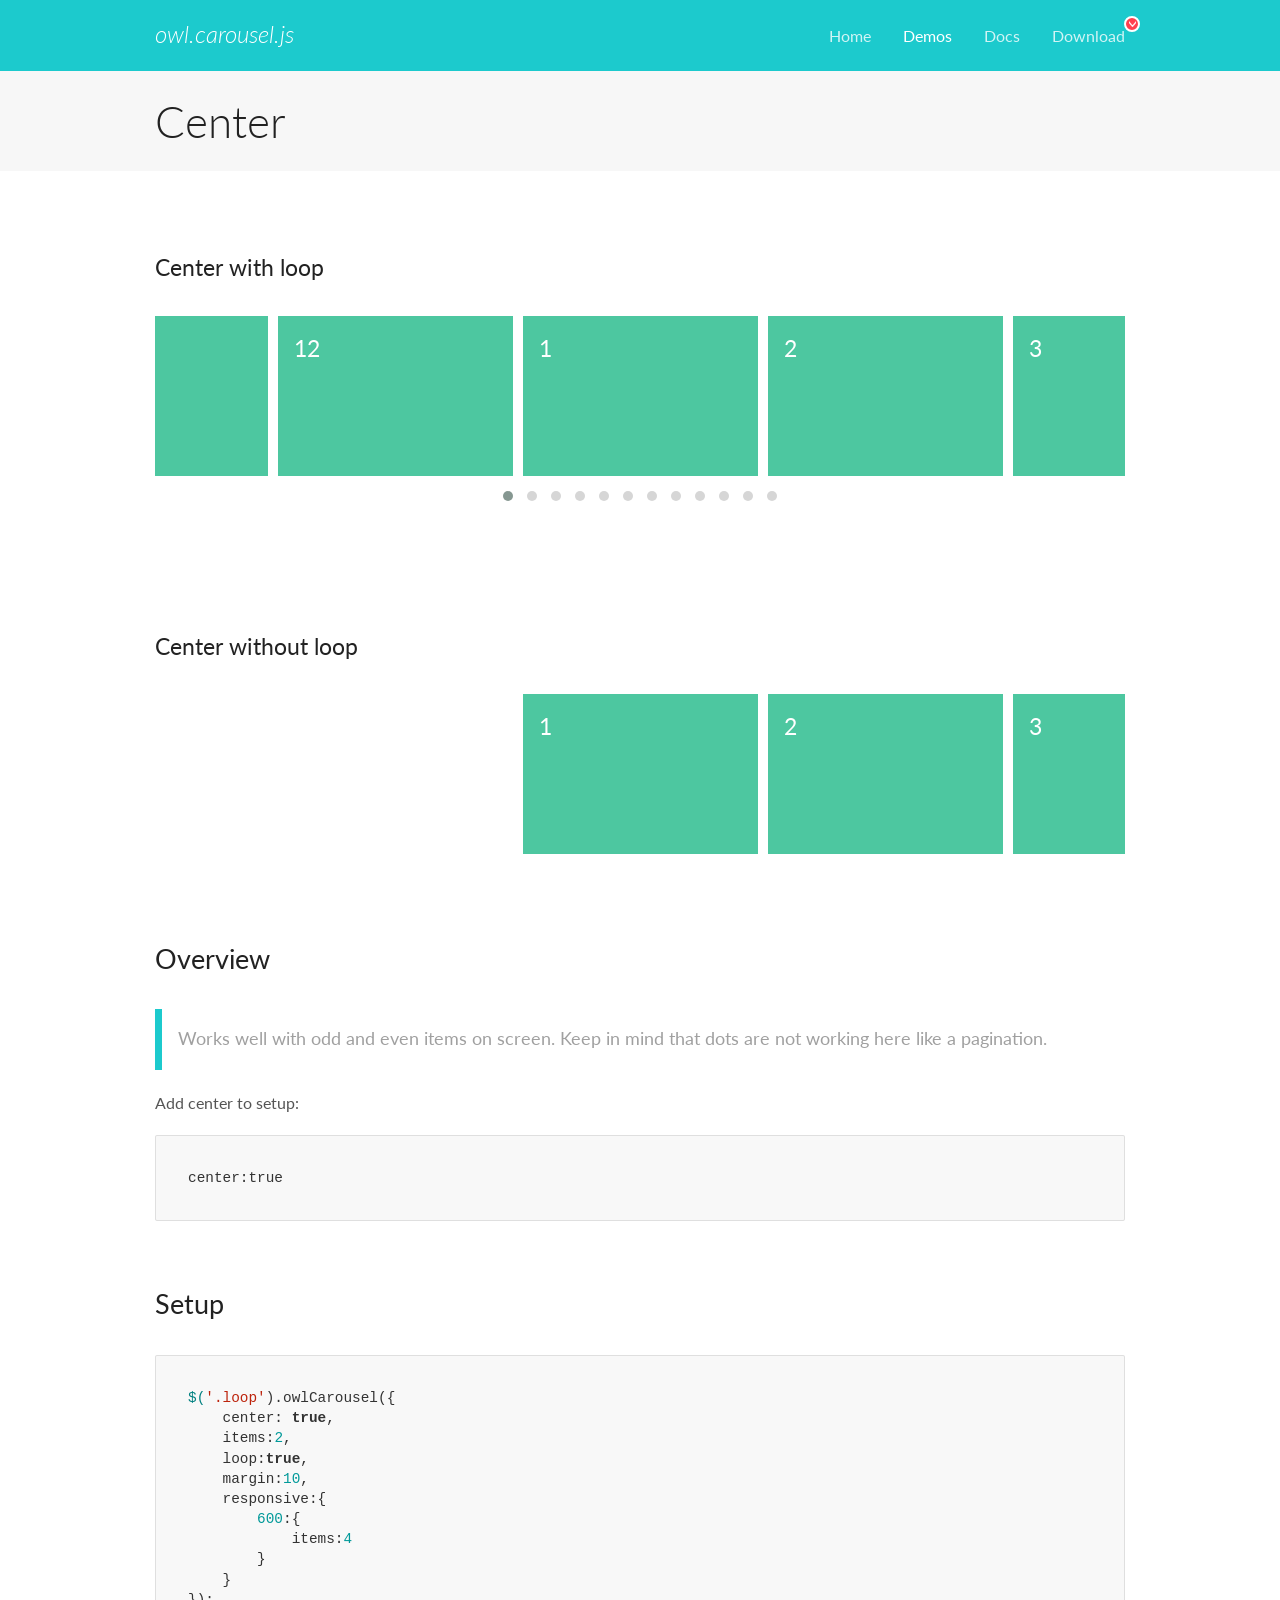
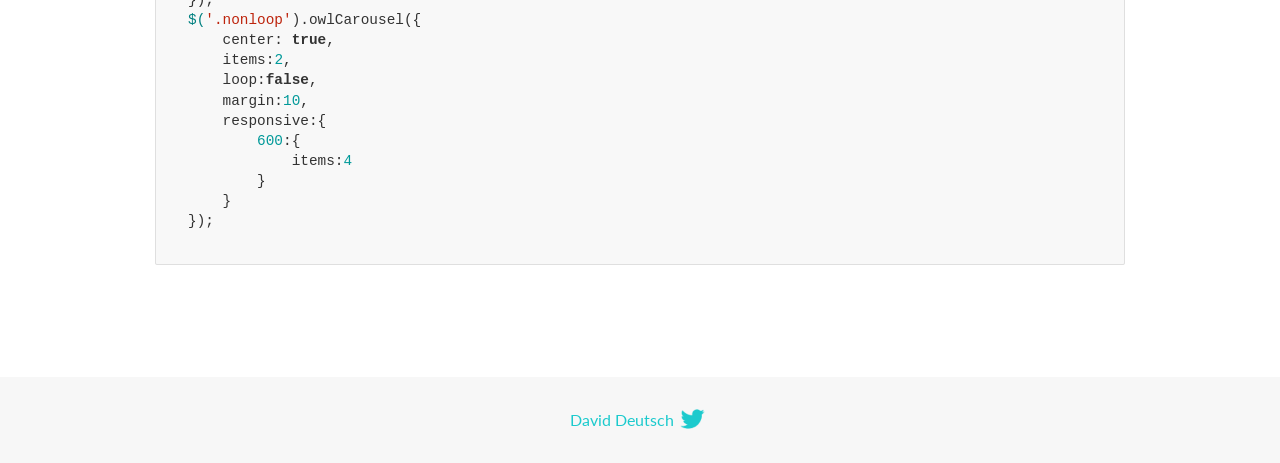
<file: public/assets/OwlCarousel/docs/demos/center.html>
<!DOCTYPE html>
<html lang="en">
  <head>

    <!-- head -->
    <meta charset="utf-8">
    <meta name="msapplication-tap-highlight" content="no" />
    <meta name="viewport" content="width=device-width, initial-scale=1.0" />
    <meta name="description" content="Center carousel">
    <meta name="author" content="David Deutsch">
    <title>
      Center Demo | Owl Carousel | 2.3.4
    </title>

    <!-- Stylesheets -->
    <link href='https://fonts.googleapis.com/css?family=Lato:300,400,700,400italic,300italic' rel='stylesheet' type='text/css'>
    <link rel="stylesheet" href="../assets/css/docs.theme.min.css">

    <!-- Owl Stylesheets -->
    <link rel="stylesheet" href="../assets/owlcarousel/assets/owl.carousel.min.css">
    <link rel="stylesheet" href="../assets/owlcarousel/assets/owl.theme.default.min.css">

    <!-- HTML5 shim and Respond.js IE8 support of HTML5 elements and media queries -->

    <!--[if lt IE 9]>
      <script src="https://oss.maxcdn.com/libs/html5shiv/3.7.0/html5shiv.js"></script>
      <script src="https://oss.maxcdn.com/libs/respond.js/1.3.0/respond.min.js"></script>
    <![endif]-->

    <!-- Favicons -->
    <link rel="apple-touch-icon-precomposed" sizes="144x144" href="../assets/ico/apple-touch-icon-144-precomposed.png">
    <link rel="shortcut icon" href="../assets/ico/favicon.png">
    <link rel="shortcut icon" href="favicon.ico">

    <!-- Yeah i know js should not be in header. Its required for demos.-->

    <!-- javascript -->
    <script src="../assets/vendors/jquery.min.js"></script>
    <script src="../assets/owlcarousel/owl.carousel.js"></script>
  </head>
  <body>

    <!-- header -->
    <header class="header">
      <div class="row">
        <div class="large-12 columns">
          <div class="brand left">
            <h3>
              <a href="/OwlCarousel2/">owl.carousel.js</a> 
            </h3>
          </div>
          <a id="toggle-nav" class="right">
            <span></span> <span></span> <span></span> 
          </a> 
          <div class="nav-bar">
            <ul class="clearfix">
              <li> <a href="/OwlCarousel2/index.html">Home</a>  </li>
              <li class="active">
                <a href="/OwlCarousel2/demos/demos.html">Demos</a> 
              </li>
              <li> <a href="/OwlCarousel2/docs/started-welcome.html">Docs</a>  </li>
              <li>
                <a href="https://github.com/OwlCarousel2/OwlCarousel2/archive/2.3.4.zip">Download</a> 
                <span class="download"></span> 
              </li>
            </ul>
          </div>
        </div>
      </div>
    </header>

    <!-- title -->
    <section class="title">
      <div class="row">
        <div class="large-12 columns">
          <h1>Center</h1>
        </div>
      </div>
    </section>

    <!--  Demos -->
    <section id="demos">
      <div class="row">
        <div class="large-12 columns">
          <h4 id="center-with-loop">Center with loop</h4>
          <div class="loop owl-carousel owl-theme">
            <div class="item">
              <h4>1</h4>
            </div>
            <div class="item">
              <h4>2</h4>
            </div>
            <div class="item">
              <h4>3</h4>
            </div>
            <div class="item">
              <h4>4</h4>
            </div>
            <div class="item">
              <h4>5</h4>
            </div>
            <div class="item">
              <h4>6</h4>
            </div>
            <div class="item">
              <h4>7</h4>
            </div>
            <div class="item">
              <h4>8</h4>
            </div>
            <div class="item">
              <h4>9</h4>
            </div>
            <div class="item">
              <h4>10</h4>
            </div>
            <div class="item">
              <h4>11</h4>
            </div>
            <div class="item">
              <h4>12</h4>
            </div>
          </div>
          <br>
          <h4 id="center-without-loop">Center without loop</h4>
          <div class="nonloop owl-carousel">
            <div class="item">
              <h4>1</h4>
            </div>
            <div class="item">
              <h4>2</h4>
            </div>
            <div class="item">
              <h4>3</h4>
            </div>
            <div class="item">
              <h4>4</h4>
            </div>
            <div class="item">
              <h4>5</h4>
            </div>
            <div class="item">
              <h4>6</h4>
            </div>
            <div class="item">
              <h4>7</h4>
            </div>
            <div class="item">
              <h4>8</h4>
            </div>
            <div class="item">
              <h4>9</h4>
            </div>
            <div class="item">
              <h4>10</h4>
            </div>
            <div class="item">
              <h4>11</h4>
            </div>
            <div class="item">
              <h4>12</h4>
            </div>
          </div>
          <h3 id="overview">Overview</h3>
          <blockquote>
            <p>Works well with odd and even items on screen. Keep in mind that dots are not working here like a pagination.</p>
          </blockquote>
          <p>Add center to setup:</p>
          <pre><code>center:true</code></pre>
          <h3 id="setup">Setup</h3>
          <pre><code>$(&#39;.loop&#39;).owlCarousel({
    center: true,
    items:2,
    loop:true,
    margin:10,
    responsive:{
        600:{
            items:4
        }
    }
});
$(&#39;.nonloop&#39;).owlCarousel({
    center: true,
    items:2,
    loop:false,
    margin:10,
    responsive:{
        600:{
            items:4
        }
    }
});</code></pre>
          <script>
            jQuery(document).ready(function($) {
              $('.loop').owlCarousel({
                center: true,
                items: 2,
                loop: true,
                margin: 10,
                responsive: {
                  600: {
                    items: 4
                  }
                }
              });
              $('.nonloop').owlCarousel({
                center: true,
                items: 2,
                loop: false,
                margin: 10,
                responsive: {
                  600: {
                    items: 4
                  }
                }
              });
            });
          </script>
        </div>
      </div>
    </section>

    <!-- footer -->
    <footer class="footer">
      <div class="row">
        <div class="large-12 columns">
          <h5>
            <a href="/OwlCarousel2/docs/support-contact.html">David Deutsch</a> 
            <a id="custom-tweet-button" href="https://twitter.com/share?url=https://github.com/OwlCarousel2/OwlCarousel2&text=Owl Carousel - This is so awesome! " target="_blank"></a> 
          </h5>
        </div>
      </div>
    </footer>

    <!-- vendors -->
    <script src="../assets/vendors/highlight.js"></script>
    <script src="../assets/js/app.js"></script>
  </body>
</html>
</file>
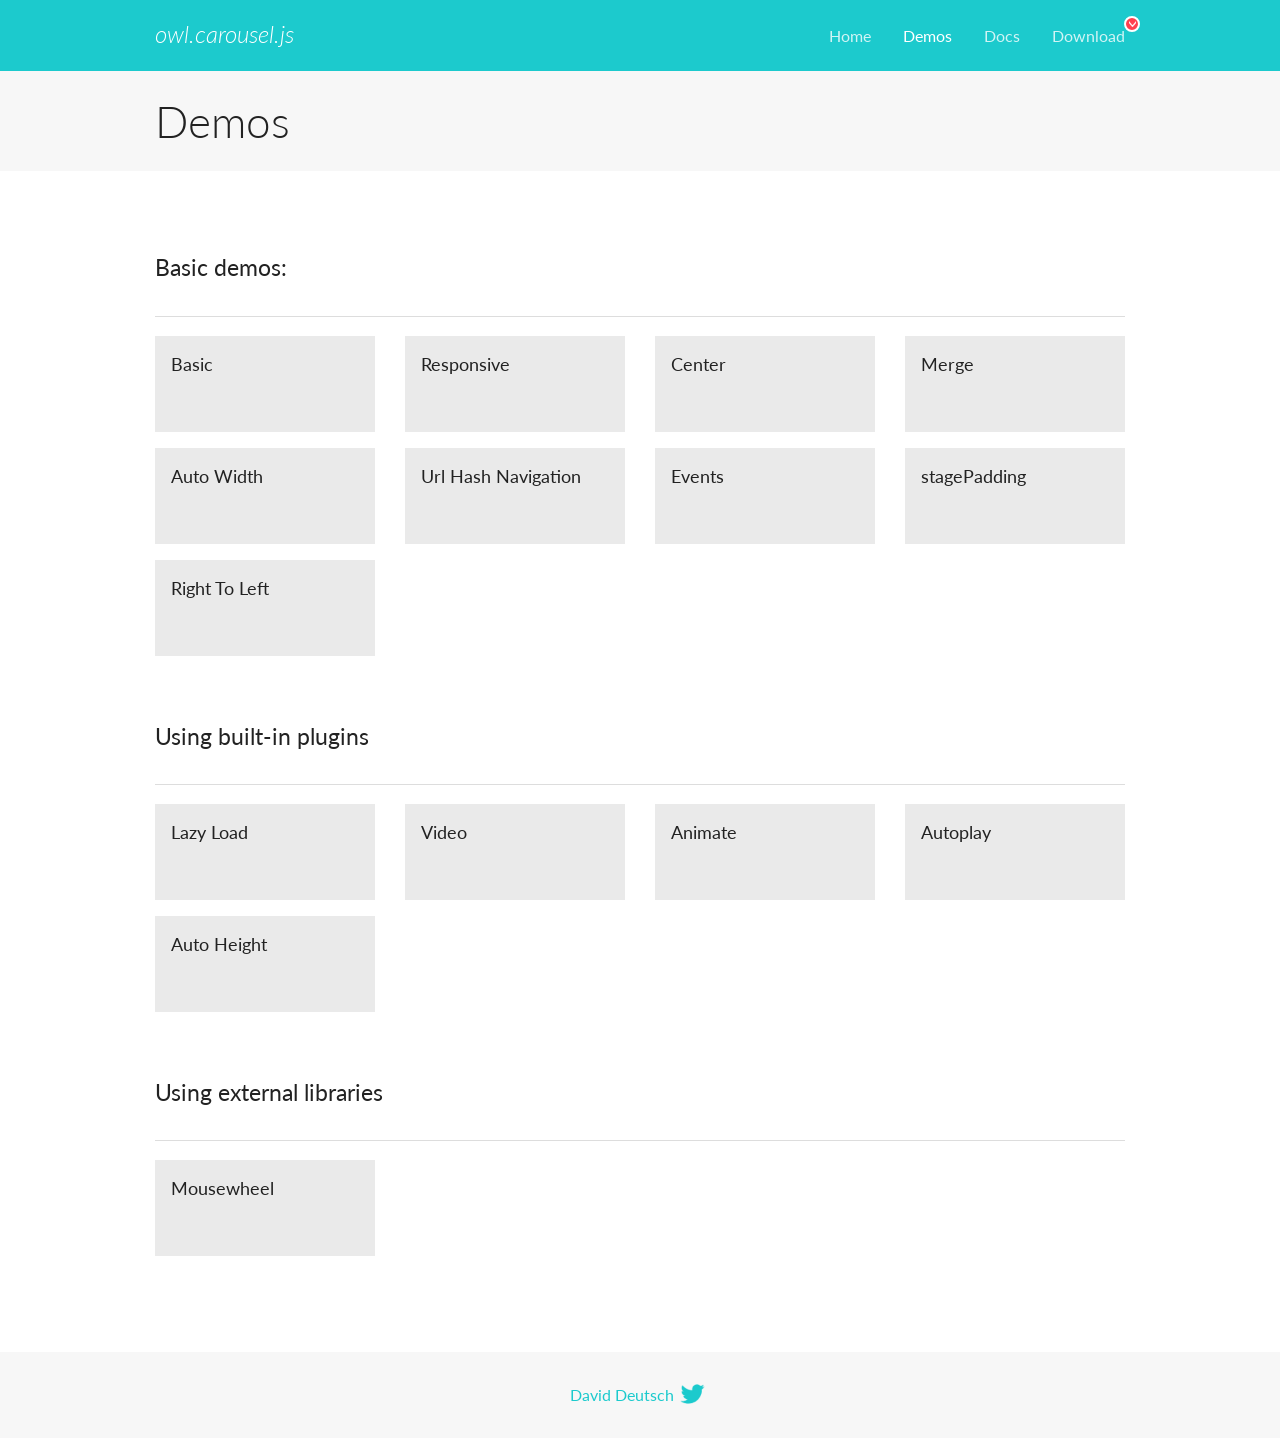
<file: public/assets/OwlCarousel/docs/demos/demos.html>
<!DOCTYPE html>
<html lang="en">
  <head>

    <!-- head -->
    <meta charset="utf-8">
    <meta name="msapplication-tap-highlight" content="no" />
    <meta name="viewport" content="width=device-width, initial-scale=1.0" />
    <meta name="description" content="A list of Owl Carousel examples.">
    <meta name="author" content="David Deutsch">
    <title>
      Demos | Owl Carousel | 2.3.4
    </title>

    <!-- Stylesheets -->
    <link href='https://fonts.googleapis.com/css?family=Lato:300,400,700,400italic,300italic' rel='stylesheet' type='text/css'>
    <link rel="stylesheet" href="../assets/css/docs.theme.min.css">

    <!-- Owl Stylesheets -->
    <link rel="stylesheet" href="../assets/owlcarousel/assets/owl.carousel.min.css">
    <link rel="stylesheet" href="../assets/owlcarousel/assets/owl.theme.default.min.css">

    <!-- HTML5 shim and Respond.js IE8 support of HTML5 elements and media queries -->

    <!--[if lt IE 9]>
      <script src="https://oss.maxcdn.com/libs/html5shiv/3.7.0/html5shiv.js"></script>
      <script src="https://oss.maxcdn.com/libs/respond.js/1.3.0/respond.min.js"></script>
    <![endif]-->

    <!-- Favicons -->
    <link rel="apple-touch-icon-precomposed" sizes="144x144" href="../assets/ico/apple-touch-icon-144-precomposed.png">
    <link rel="shortcut icon" href="../assets/ico/favicon.png">
    <link rel="shortcut icon" href="favicon.ico">

    <!-- Yeah i know js should not be in header. Its required for demos.-->

    <!-- javascript -->
    <script src="../assets/vendors/jquery.min.js"></script>
    <script src="../assets/owlcarousel/owl.carousel.js"></script>
  </head>
  <body>

    <!-- header -->
    <header class="header">
      <div class="row">
        <div class="large-12 columns">
          <div class="brand left">
            <h3>
              <a href="/OwlCarousel2/">owl.carousel.js</a> 
            </h3>
          </div>
          <a id="toggle-nav" class="right">
            <span></span> <span></span> <span></span> 
          </a> 
          <div class="nav-bar">
            <ul class="clearfix">
              <li> <a href="/OwlCarousel2/index.html">Home</a>  </li>
              <li class="active">
                <a href="/OwlCarousel2/demos/demos.html">Demos</a> 
              </li>
              <li> <a href="/OwlCarousel2/docs/started-welcome.html">Docs</a>  </li>
              <li>
                <a href="https://github.com/OwlCarousel2/OwlCarousel2/archive/2.3.4.zip">Download</a> 
                <span class="download"></span> 
              </li>
            </ul>
          </div>
        </div>
      </div>
    </header>

    <!-- title -->
    <section class="title">
      <div class="row">
        <div class="large-12 columns">
          <h1>Demos</h1>
        </div>
      </div>
    </section>

    <!--  Demos -->
    <section id="demos">
      <div class="row">
        <div class="large-12 columns">
          <h4 id="basic-demos-">Basic demos:</h4>
          <hr>
          <div class="demo-list">
            <div class="row">
              <div class="small-6 medium-4 large-3 columns">
                <a href="basic.html" class="demo-block">
                  <h5>Basic </h5>
                </a> 
              </div>
              <div class="small-6 medium-4 large-3 columns">
                <a href="responsive.html" class="demo-block">
                  <h5>Responsive </h5>
                </a> 
              </div>
              <div class="small-6 medium-4 large-3 columns">
                <a href="center.html" class="demo-block">
                  <h5>Center </h5>
                </a> 
              </div>
              <div class="small-6 medium-4 large-3 columns">
                <a href="merge.html" class="demo-block">
                  <h5>Merge </h5>
                </a> 
              </div>
              <div class="small-6 medium-4 large-3 columns">
                <a href="autowidth.html" class="demo-block">
                  <h5>Auto Width </h5>
                </a> 
              </div>
              <div class="small-6 medium-4 large-3 columns">
                <a href="urlhashnav.html" class="demo-block">
                  <h5>Url Hash Navigation </h5>
                </a> 
              </div>
              <div class="small-6 medium-4 large-3 columns">
                <a href="events.html" class="demo-block">
                  <h5>Events </h5>
                </a> 
              </div>
              <div class="small-6 medium-4 large-3 columns">
                <a href="stagepadding.html" class="demo-block">
                  <h5>stagePadding </h5>
                </a> 
              </div>
              <div class="small-6 medium-4 large-3 columns">
                <a href="rtl.html" class="demo-block">
                  <h5>Right To Left </h5>
                </a> 
              </div>
            </div>
          </div>
          <h4 id="using-built-in-plugins">Using built-in plugins</h4>
          <hr>
          <div class="demo-list">
            <div class="row">
              <div class="small-6 medium-4 large-3 columns">
                <a href="lazyLoad.html" class="demo-block">
                  <h5>Lazy Load </h5>
                </a> 
              </div>
              <div class="small-6 medium-4 large-3 columns">
                <a href="video.html" class="demo-block">
                  <h5>Video </h5>
                </a> 
              </div>
              <div class="small-6 medium-4 large-3 columns">
                <a href="animate.html" class="demo-block">
                  <h5>Animate </h5>
                </a> 
              </div>
              <div class="small-6 medium-4 large-3 columns">
                <a href="autoplay.html" class="demo-block">
                  <h5>Autoplay </h5>
                </a> 
              </div>
              <div class="small-6 medium-4 large-3 columns">
                <a href="autoheight.html" class="demo-block">
                  <h5>Auto Height </h5>
                </a> 
              </div>
            </div>
          </div>
          <h4 id="using-external-libraries">Using external libraries</h4>
          <hr>
          <div class="demo-list">
            <div class="row">
              <div class="small-6 medium-4 large-3 columns">
                <a href="mousewheel.html" class="demo-block">
                  <h5>Mousewheel </h5>
                </a> 
              </div>
            </div>
          </div>
        </div>
      </div>
    </section>

    <!-- footer -->
    <footer class="footer">
      <div class="row">
        <div class="large-12 columns">
          <h5>
            <a href="/OwlCarousel2/docs/support-contact.html">David Deutsch</a> 
            <a id="custom-tweet-button" href="https://twitter.com/share?url=https://github.com/OwlCarousel2/OwlCarousel2&text=Owl Carousel - This is so awesome! " target="_blank"></a> 
          </h5>
        </div>
      </div>
    </footer>

    <!-- vendors -->
    <script src="../assets/vendors/highlight.js"></script>
    <script src="../assets/js/app.js"></script>
  </body>
</html>
</file>
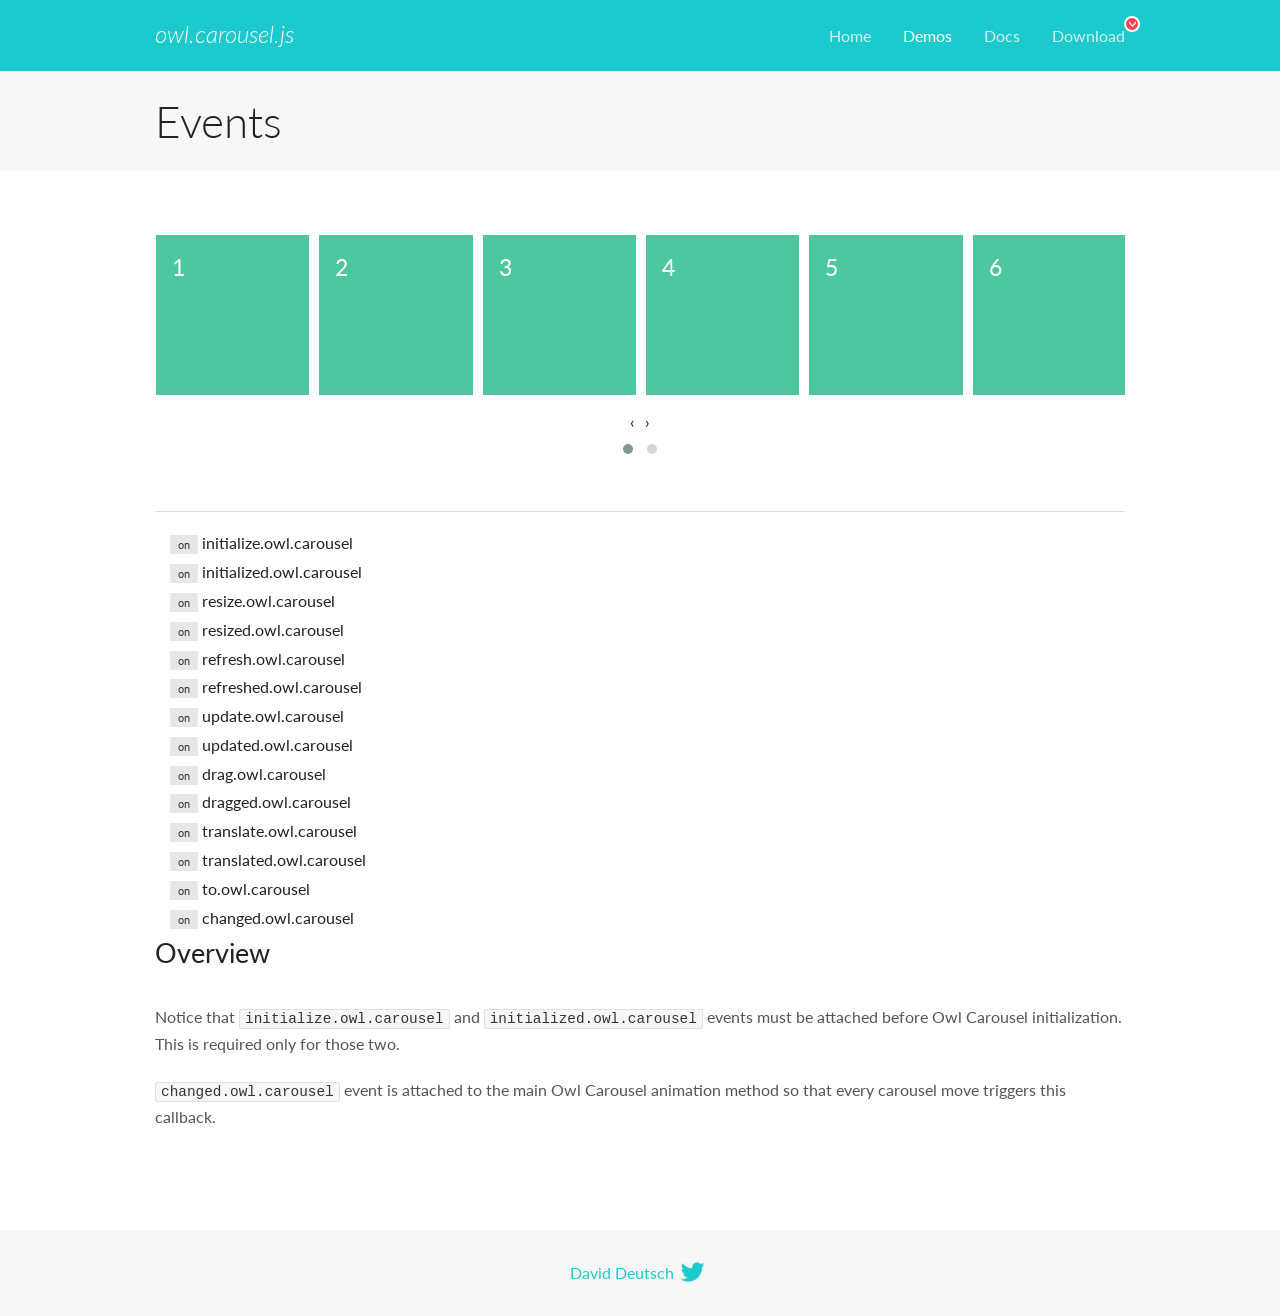
<file: public/assets/OwlCarousel/docs/demos/events.html>
<!DOCTYPE html>
<html lang="en">
  <head>

    <!-- head -->
    <meta charset="utf-8">
    <meta name="msapplication-tap-highlight" content="no" />
    <meta name="viewport" content="width=device-width, initial-scale=1.0" />
    <meta name="description" content="Events usage demo">
    <meta name="author" content="David Deutsch">
    <title>
      Events Demo | Owl Carousel | 2.3.4
    </title>

    <!-- Stylesheets -->
    <link href='https://fonts.googleapis.com/css?family=Lato:300,400,700,400italic,300italic' rel='stylesheet' type='text/css'>
    <link rel="stylesheet" href="../assets/css/docs.theme.min.css">

    <!-- Owl Stylesheets -->
    <link rel="stylesheet" href="../assets/owlcarousel/assets/owl.carousel.min.css">
    <link rel="stylesheet" href="../assets/owlcarousel/assets/owl.theme.default.min.css">

    <!-- HTML5 shim and Respond.js IE8 support of HTML5 elements and media queries -->

    <!--[if lt IE 9]>
      <script src="https://oss.maxcdn.com/libs/html5shiv/3.7.0/html5shiv.js"></script>
      <script src="https://oss.maxcdn.com/libs/respond.js/1.3.0/respond.min.js"></script>
    <![endif]-->

    <!-- Favicons -->
    <link rel="apple-touch-icon-precomposed" sizes="144x144" href="../assets/ico/apple-touch-icon-144-precomposed.png">
    <link rel="shortcut icon" href="../assets/ico/favicon.png">
    <link rel="shortcut icon" href="favicon.ico">

    <!-- Yeah i know js should not be in header. Its required for demos.-->

    <!-- javascript -->
    <script src="../assets/vendors/jquery.min.js"></script>
    <script src="../assets/owlcarousel/owl.carousel.js"></script>
  </head>
  <body>

    <!-- header -->
    <header class="header">
      <div class="row">
        <div class="large-12 columns">
          <div class="brand left">
            <h3>
              <a href="/OwlCarousel2/">owl.carousel.js</a> 
            </h3>
          </div>
          <a id="toggle-nav" class="right">
            <span></span> <span></span> <span></span> 
          </a> 
          <div class="nav-bar">
            <ul class="clearfix">
              <li> <a href="/OwlCarousel2/index.html">Home</a>  </li>
              <li class="active">
                <a href="/OwlCarousel2/demos/demos.html">Demos</a> 
              </li>
              <li> <a href="/OwlCarousel2/docs/started-welcome.html">Docs</a>  </li>
              <li>
                <a href="https://github.com/OwlCarousel2/OwlCarousel2/archive/2.3.4.zip">Download</a> 
                <span class="download"></span> 
              </li>
            </ul>
          </div>
        </div>
      </div>
    </header>

    <!-- title -->
    <section class="title">
      <div class="row">
        <div class="large-12 columns">
          <h1>Events</h1>
        </div>
      </div>
    </section>

    <!--  Demos -->
    <section id="demos">
      <div class="row">
        <div class="large-12 columns">
          <div class="owl-carousel owl-theme">
            <div class="item">
              <h4>1</h4>
            </div>
            <div class="item">
              <h4>2</h4>
            </div>
            <div class="item">
              <h4>3</h4>
            </div>
            <div class="item">
              <h4>4</h4>
            </div>
            <div class="item">
              <h4>5</h4>
            </div>
            <div class="item">
              <h4>6</h4>
            </div>
            <div class="item">
              <h4>7</h4>
            </div>
            <div class="item">
              <h4>8</h4>
            </div>
            <div class="item">
              <h4>9</h4>
            </div>
            <div class="item">
              <h4>10</h4>
            </div>
            <div class="item">
              <h4>11</h4>
            </div>
            <div class="item">
              <h4>12</h4>
            </div>
          </div>
          <hr>
          <div class="large-12 columns callbacks">
            <div><span class="label secondary initialize">on</span>  initialize.owl.carousel </div>
            <div><span class="label secondary initialized">on</span>  initialized.owl.carousel </div>
            <div><span class="label secondary resize">on</span>  resize.owl.carousel </div>
            <div><span class="label secondary resized">on</span>  resized.owl.carousel </div>
            <div><span class="label secondary refresh">on</span>  refresh.owl.carousel </div>
            <div><span class="label secondary refreshed">on</span>  refreshed.owl.carousel </div>
            <div><span class="label secondary update">on</span>  update.owl.carousel </div>
            <div><span class="label secondary updated">on</span>  updated.owl.carousel </div>
            <div><span class="label secondary drag">on</span>  drag.owl.carousel </div>
            <div><span class="label secondary dragged">on</span>  dragged.owl.carousel </div>
            <div><span class="label secondary translate">on</span>  translate.owl.carousel </div>
            <div><span class="label secondary translated">on</span>  translated.owl.carousel </div>
            <div><span class="label secondary to">on</span>  to.owl.carousel </div>
            <div><span class="label secondary changed">on</span>  changed.owl.carousel </div>
          </div>
          <h3 id="overview">Overview</h3>
          <p>Notice that <code>initialize.owl.carousel</code> and <code>initialized.owl.carousel</code> events must be attached before Owl Carousel initialization. This is required only for those two.</p>
          <p><code>changed.owl.carousel</code> event is attached to the main Owl Carousel animation method so that every carousel move triggers this callback.</p>
          <script>
            jQuery(document).ready(function($) {
              var owl = $('.owl-carousel');
              owl.on('initialize.owl.carousel initialized.owl.carousel ' +
                'initialize.owl.carousel initialize.owl.carousel ' +
                'resize.owl.carousel resized.owl.carousel ' +
                'refresh.owl.carousel refreshed.owl.carousel ' +
                'update.owl.carousel updated.owl.carousel ' +
                'drag.owl.carousel dragged.owl.carousel ' +
                'translate.owl.carousel translated.owl.carousel ' +
                'to.owl.carousel changed.owl.carousel',
                function(e) {
                  $('.' + e.type)
                    .removeClass('secondary')
                    .addClass('success');
                  window.setTimeout(function() {
                    $('.' + e.type)
                      .removeClass('success')
                      .addClass('secondary');
                  }, 500);
                });
              owl.owlCarousel({
                loop: true,
                nav: true,
                lazyLoad: true,
                margin: 10,
                video: true,
                responsive: {
                  0: {
                    items: 1
                  },
                  600: {
                    items: 3
                  },
                  960: {
                    items: 5,
                  },
                  1200: {
                    items: 6
                  }
                }
              });
            });
          </script>
        </div>
      </div>
    </section>

    <!-- footer -->
    <footer class="footer">
      <div class="row">
        <div class="large-12 columns">
          <h5>
            <a href="/OwlCarousel2/docs/support-contact.html">David Deutsch</a> 
            <a id="custom-tweet-button" href="https://twitter.com/share?url=https://github.com/OwlCarousel2/OwlCarousel2&text=Owl Carousel - This is so awesome! " target="_blank"></a> 
          </h5>
        </div>
      </div>
    </footer>

    <!-- vendors -->
    <script src="../assets/vendors/highlight.js"></script>
    <script src="../assets/js/app.js"></script>
  </body>
</html>
</file>
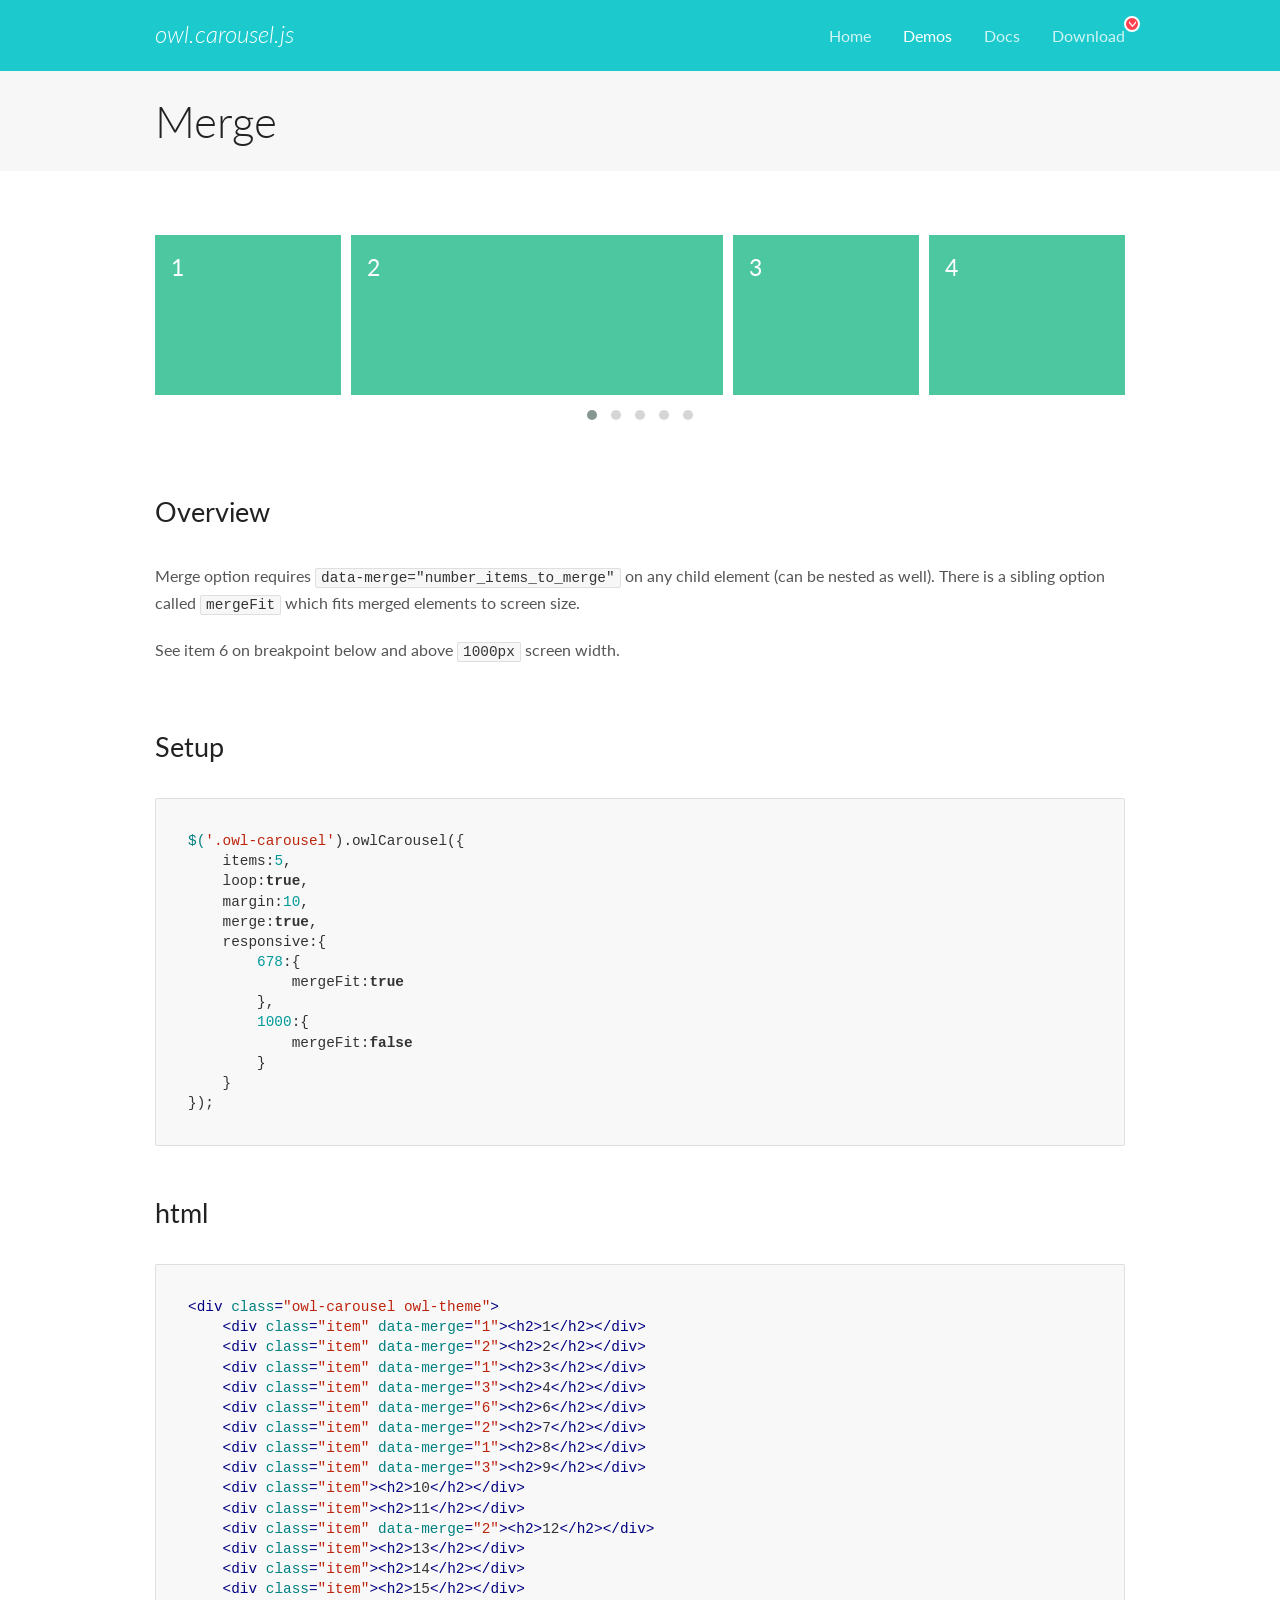
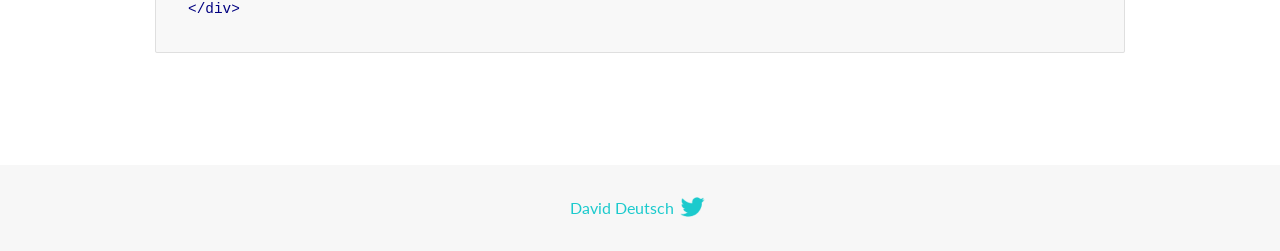
<file: public/assets/OwlCarousel/docs/demos/merge.html>
<!DOCTYPE html>
<html lang="en">
  <head>

    <!-- head -->
    <meta charset="utf-8">
    <meta name="msapplication-tap-highlight" content="no" />
    <meta name="viewport" content="width=device-width, initial-scale=1.0" />
    <meta name="description" content="Merge Items">
    <meta name="author" content="David Deutsch">
    <title>
      Merge Demo | Owl Carousel | 2.3.4
    </title>

    <!-- Stylesheets -->
    <link href='https://fonts.googleapis.com/css?family=Lato:300,400,700,400italic,300italic' rel='stylesheet' type='text/css'>
    <link rel="stylesheet" href="../assets/css/docs.theme.min.css">

    <!-- Owl Stylesheets -->
    <link rel="stylesheet" href="../assets/owlcarousel/assets/owl.carousel.min.css">
    <link rel="stylesheet" href="../assets/owlcarousel/assets/owl.theme.default.min.css">

    <!-- HTML5 shim and Respond.js IE8 support of HTML5 elements and media queries -->

    <!--[if lt IE 9]>
      <script src="https://oss.maxcdn.com/libs/html5shiv/3.7.0/html5shiv.js"></script>
      <script src="https://oss.maxcdn.com/libs/respond.js/1.3.0/respond.min.js"></script>
    <![endif]-->

    <!-- Favicons -->
    <link rel="apple-touch-icon-precomposed" sizes="144x144" href="../assets/ico/apple-touch-icon-144-precomposed.png">
    <link rel="shortcut icon" href="../assets/ico/favicon.png">
    <link rel="shortcut icon" href="favicon.ico">

    <!-- Yeah i know js should not be in header. Its required for demos.-->

    <!-- javascript -->
    <script src="../assets/vendors/jquery.min.js"></script>
    <script src="../assets/owlcarousel/owl.carousel.js"></script>
  </head>
  <body>

    <!-- header -->
    <header class="header">
      <div class="row">
        <div class="large-12 columns">
          <div class="brand left">
            <h3>
              <a href="/OwlCarousel2/">owl.carousel.js</a> 
            </h3>
          </div>
          <a id="toggle-nav" class="right">
            <span></span> <span></span> <span></span> 
          </a> 
          <div class="nav-bar">
            <ul class="clearfix">
              <li> <a href="/OwlCarousel2/index.html">Home</a>  </li>
              <li class="active">
                <a href="/OwlCarousel2/demos/demos.html">Demos</a> 
              </li>
              <li> <a href="/OwlCarousel2/docs/started-welcome.html">Docs</a>  </li>
              <li>
                <a href="https://github.com/OwlCarousel2/OwlCarousel2/archive/2.3.4.zip">Download</a> 
                <span class="download"></span> 
              </li>
            </ul>
          </div>
        </div>
      </div>
    </header>

    <!-- title -->
    <section class="title">
      <div class="row">
        <div class="large-12 columns">
          <h1>Merge</h1>
        </div>
      </div>
    </section>

    <!--  Demos -->
    <section id="demos">
      <div class="row">
        <div class="large-12 columns">
          <div class="owl-carousel owl-theme">
            <div class="item" data-merge="1">
              <h4>1</h4>
            </div>
            <div class="item" data-merge="2">
              <h4>2</h4>
            </div>
            <div class="item" data-merge="1">
              <h4>3</h4>
            </div>
            <div class="item" data-merge="3">
              <h4>4</h4>
            </div>
            <div class="item" data-merge="6">
              <h4>6</h4>
            </div>
            <div class="item" data-merge="2">
              <h4>7</h4>
            </div>
            <div class="item" data-merge="1">
              <h4>8</h4>
            </div>
            <div class="item" data-merge="3">
              <h4>9</h4>
            </div>
            <div class="item">
              <h4>10</h4>
            </div>
            <div class="item">
              <h4>11</h4>
            </div>
            <div class="item" data-merge="2">
              <h4>12</h4>
            </div>
            <div class="item">
              <h4>13</h4>
            </div>
            <div class="item">
              <h4>14</h4>
            </div>
            <div class="item">
              <h4>15</h4>
            </div>
          </div>
          <h3 id="overview">Overview</h3>
          <p>Merge option requires <code>data-merge=&quot;number_items_to_merge&quot;</code> on any child element (can be nested as well). There is a sibling option called <code>mergeFit</code> which fits merged elements to screen size. </p>
          <p>See item 6 on breakpoint below and above <code>1000px</code> screen width.</p>
          <h3 id="setup">Setup</h3>
          <pre><code>$(&#39;.owl-carousel&#39;).owlCarousel({
    items:5,
    loop:true,
    margin:10,
    merge:true,
    responsive:{
        678:{
            mergeFit:true
        },
        1000:{
            mergeFit:false
        }
    }
});</code></pre>
          <h3 id="html">html</h3>
          <pre><code>&lt;div class=&quot;owl-carousel owl-theme&quot;&gt;
    &lt;div class=&quot;item&quot; data-merge=&quot;1&quot;&gt;&lt;h2&gt;1&lt;/h2&gt;&lt;/div&gt;
    &lt;div class=&quot;item&quot; data-merge=&quot;2&quot;&gt;&lt;h2&gt;2&lt;/h2&gt;&lt;/div&gt;
    &lt;div class=&quot;item&quot; data-merge=&quot;1&quot;&gt;&lt;h2&gt;3&lt;/h2&gt;&lt;/div&gt;
    &lt;div class=&quot;item&quot; data-merge=&quot;3&quot;&gt;&lt;h2&gt;4&lt;/h2&gt;&lt;/div&gt;
    &lt;div class=&quot;item&quot; data-merge=&quot;6&quot;&gt;&lt;h2&gt;6&lt;/h2&gt;&lt;/div&gt;
    &lt;div class=&quot;item&quot; data-merge=&quot;2&quot;&gt;&lt;h2&gt;7&lt;/h2&gt;&lt;/div&gt;
    &lt;div class=&quot;item&quot; data-merge=&quot;1&quot;&gt;&lt;h2&gt;8&lt;/h2&gt;&lt;/div&gt;
    &lt;div class=&quot;item&quot; data-merge=&quot;3&quot;&gt;&lt;h2&gt;9&lt;/h2&gt;&lt;/div&gt;
    &lt;div class=&quot;item&quot;&gt;&lt;h2&gt;10&lt;/h2&gt;&lt;/div&gt;
    &lt;div class=&quot;item&quot;&gt;&lt;h2&gt;11&lt;/h2&gt;&lt;/div&gt;
    &lt;div class=&quot;item&quot; data-merge=&quot;2&quot;&gt;&lt;h2&gt;12&lt;/h2&gt;&lt;/div&gt;
    &lt;div class=&quot;item&quot;&gt;&lt;h2&gt;13&lt;/h2&gt;&lt;/div&gt;
    &lt;div class=&quot;item&quot;&gt;&lt;h2&gt;14&lt;/h2&gt;&lt;/div&gt;
    &lt;div class=&quot;item&quot;&gt;&lt;h2&gt;15&lt;/h2&gt;&lt;/div&gt;
&lt;/div&gt;</code></pre>
          <script>
            $(document).ready(function() {
              $('.owl-carousel').owlCarousel({
                items: 5,
                loop: true,
                margin: 10,
                merge: true,
                responsive: {
                  678: {
                    mergeFit: true
                  },
                  1000: {
                    mergeFit: false
                  }
                }
              });
            })
          </script>
        </div>
      </div>
    </section>

    <!-- footer -->
    <footer class="footer">
      <div class="row">
        <div class="large-12 columns">
          <h5>
            <a href="/OwlCarousel2/docs/support-contact.html">David Deutsch</a> 
            <a id="custom-tweet-button" href="https://twitter.com/share?url=https://github.com/OwlCarousel2/OwlCarousel2&text=Owl Carousel - This is so awesome! " target="_blank"></a> 
          </h5>
        </div>
      </div>
    </footer>

    <!-- vendors -->
    <script src="../assets/vendors/highlight.js"></script>
    <script src="../assets/js/app.js"></script>
  </body>
</html>
</file>
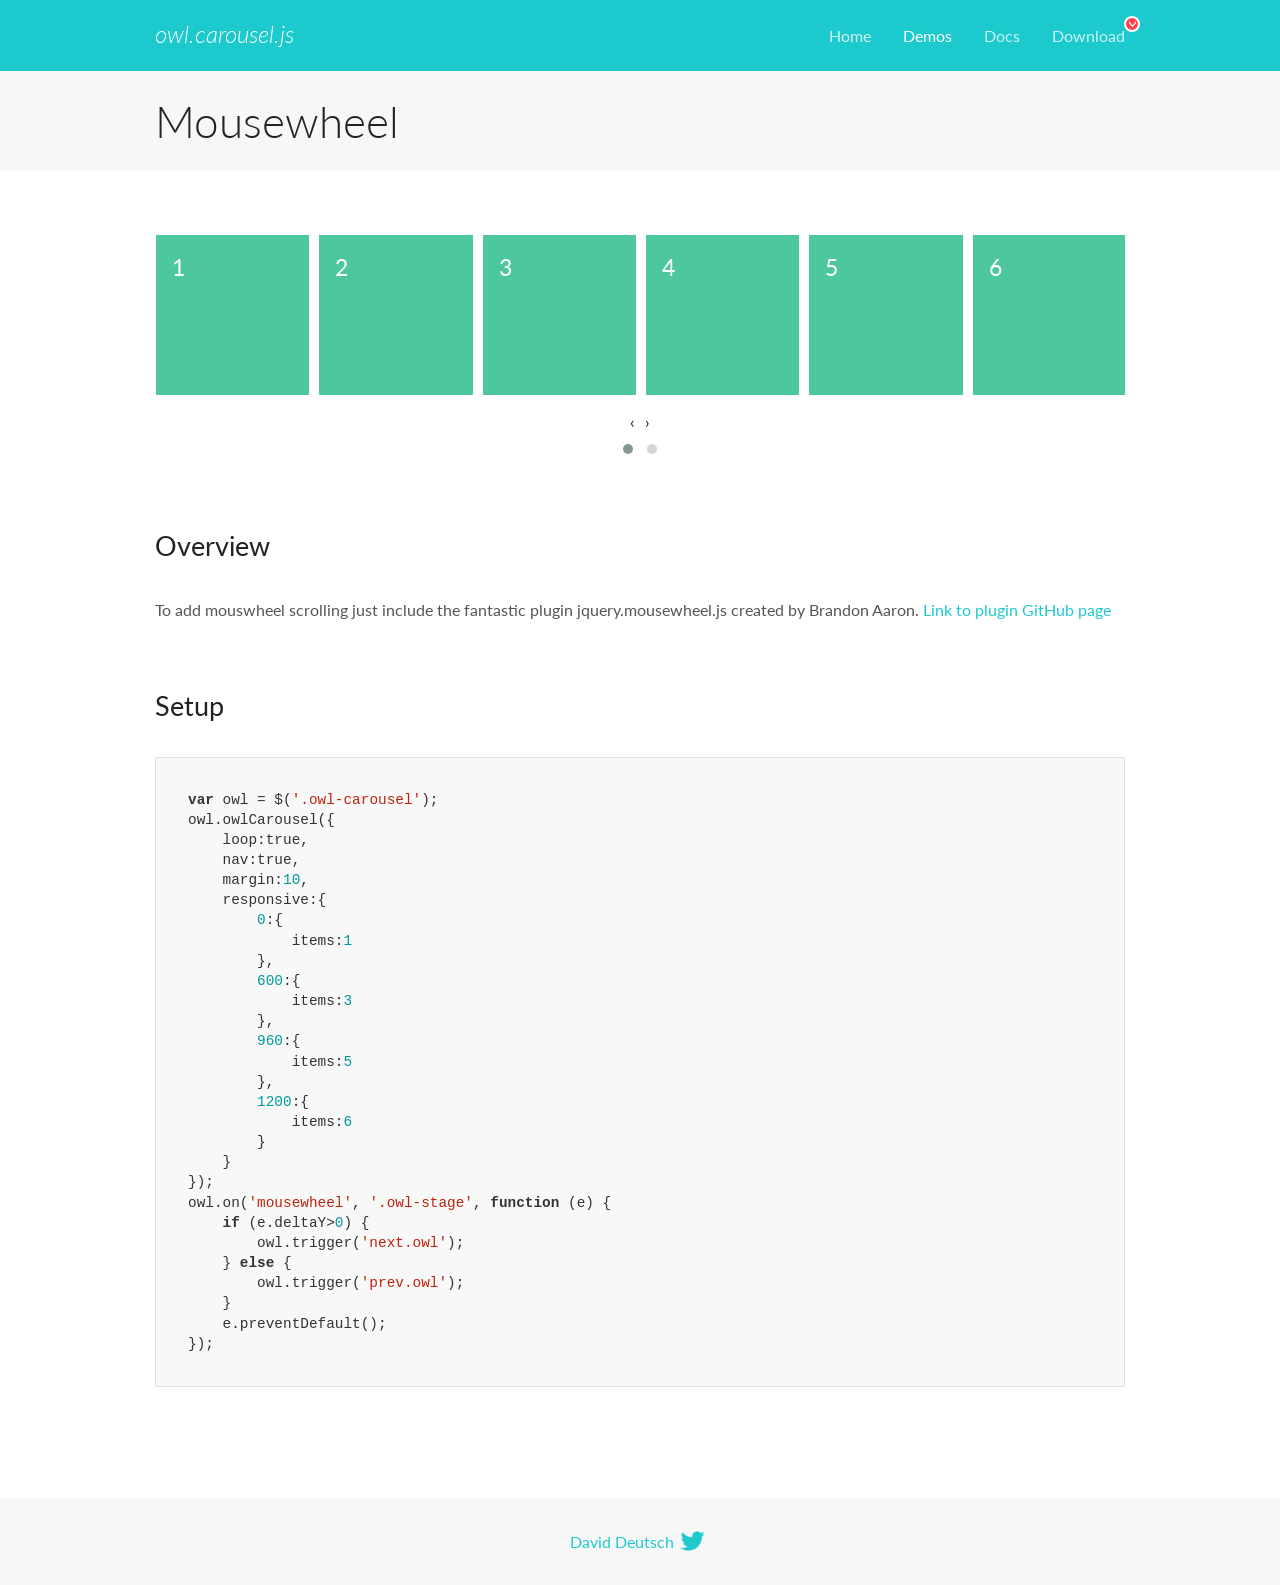
<file: public/assets/OwlCarousel/docs/demos/mousewheel.html>
<!DOCTYPE html>
<html lang="en">
  <head>

    <!-- head -->
    <meta charset="utf-8">
    <meta name="msapplication-tap-highlight" content="no" />
    <meta name="viewport" content="width=device-width, initial-scale=1.0" />
    <meta name="description" content="Mousewheel usage demo">
    <meta name="author" content="David Deutsch">
    <title>
      Mousewheel Demo | Owl Carousel | 2.3.4
    </title>

    <!-- Stylesheets -->
    <link href='https://fonts.googleapis.com/css?family=Lato:300,400,700,400italic,300italic' rel='stylesheet' type='text/css'>
    <link rel="stylesheet" href="../assets/css/docs.theme.min.css">

    <!-- Owl Stylesheets -->
    <link rel="stylesheet" href="../assets/owlcarousel/assets/owl.carousel.min.css">
    <link rel="stylesheet" href="../assets/owlcarousel/assets/owl.theme.default.min.css">

    <!-- HTML5 shim and Respond.js IE8 support of HTML5 elements and media queries -->

    <!--[if lt IE 9]>
      <script src="https://oss.maxcdn.com/libs/html5shiv/3.7.0/html5shiv.js"></script>
      <script src="https://oss.maxcdn.com/libs/respond.js/1.3.0/respond.min.js"></script>
    <![endif]-->

    <!-- Favicons -->
    <link rel="apple-touch-icon-precomposed" sizes="144x144" href="../assets/ico/apple-touch-icon-144-precomposed.png">
    <link rel="shortcut icon" href="../assets/ico/favicon.png">
    <link rel="shortcut icon" href="favicon.ico">

    <!-- Yeah i know js should not be in header. Its required for demos.-->

    <!-- javascript -->
    <script src="../assets/vendors/jquery.min.js"></script>
    <script src="../assets/owlcarousel/owl.carousel.js"></script>
  </head>
  <body>

    <!-- header -->
    <header class="header">
      <div class="row">
        <div class="large-12 columns">
          <div class="brand left">
            <h3>
              <a href="/OwlCarousel2/">owl.carousel.js</a> 
            </h3>
          </div>
          <a id="toggle-nav" class="right">
            <span></span> <span></span> <span></span> 
          </a> 
          <div class="nav-bar">
            <ul class="clearfix">
              <li> <a href="/OwlCarousel2/index.html">Home</a>  </li>
              <li class="active">
                <a href="/OwlCarousel2/demos/demos.html">Demos</a> 
              </li>
              <li> <a href="/OwlCarousel2/docs/started-welcome.html">Docs</a>  </li>
              <li>
                <a href="https://github.com/OwlCarousel2/OwlCarousel2/archive/2.3.4.zip">Download</a> 
                <span class="download"></span> 
              </li>
            </ul>
          </div>
        </div>
      </div>
    </header>

    <!-- title -->
    <section class="title">
      <div class="row">
        <div class="large-12 columns">
          <h1>Mousewheel</h1>
        </div>
      </div>
    </section>

    <!--  Demos -->
    <section id="demos">
      <div class="row">
        <div class="large-12 columns">
          <div class="owl-carousel owl-theme">
            <div class="item">
              <h4>1</h4>
            </div>
            <div class="item">
              <h4>2</h4>
            </div>
            <div class="item">
              <h4>3</h4>
            </div>
            <div class="item">
              <h4>4</h4>
            </div>
            <div class="item">
              <h4>5</h4>
            </div>
            <div class="item">
              <h4>6</h4>
            </div>
            <div class="item">
              <h4>7</h4>
            </div>
            <div class="item">
              <h4>8</h4>
            </div>
            <div class="item">
              <h4>9</h4>
            </div>
            <div class="item">
              <h4>10</h4>
            </div>
            <div class="item">
              <h4>11</h4>
            </div>
            <div class="item">
              <h4>12</h4>
            </div>
          </div>
          <h3 id="overview">Overview</h3>
          <p>To add mouswheel scrolling just include the fantastic plugin jquery.mousewheel.js created by Brandon Aaron.
            <a href="https://github.com/brandonaaron/jquery-mousewheel">Link to plugin GitHub page</a> 
          </p>
          <h3 id="setup">Setup</h3>
          <pre><code>var owl = $(&#39;.owl-carousel&#39;);
owl.owlCarousel({
    loop:true,
    nav:true,
    margin:10,
    responsive:{
        0:{
            items:1
        },
        600:{
            items:3
        },            
        960:{
            items:5
        },
        1200:{
            items:6
        }
    }
});
owl.on(&#39;mousewheel&#39;, &#39;.owl-stage&#39;, function (e) {
    if (e.deltaY&gt;0) {
        owl.trigger(&#39;next.owl&#39;);
    } else {
        owl.trigger(&#39;prev.owl&#39;);
    }
    e.preventDefault();
});</code></pre>
          <script src="../assets/vendors/jquery.mousewheel.min.js"></script>
          <script>
            $(document).ready(function() {
              var owl = $('.owl-carousel');
              owl.owlCarousel({
                loop: true,
                nav: true,
                margin: 10,
                responsive: {
                  0: {
                    items: 1
                  },
                  600: {
                    items: 3
                  },
                  960: {
                    items: 5
                  },
                  1200: {
                    items: 6
                  }
                }
              });
              owl.on('mousewheel', '.owl-stage', function(e) {
                if (e.deltaY > 0) {
                  owl.trigger('next.owl');
                } else {
                  owl.trigger('prev.owl');
                }
                e.preventDefault();
              });
            })
          </script>
        </div>
      </div>
    </section>

    <!-- footer -->
    <footer class="footer">
      <div class="row">
        <div class="large-12 columns">
          <h5>
            <a href="/OwlCarousel2/docs/support-contact.html">David Deutsch</a> 
            <a id="custom-tweet-button" href="https://twitter.com/share?url=https://github.com/OwlCarousel2/OwlCarousel2&text=Owl Carousel - This is so awesome! " target="_blank"></a> 
          </h5>
        </div>
      </div>
    </footer>

    <!-- vendors -->
    <script src="../assets/vendors/highlight.js"></script>
    <script src="../assets/js/app.js"></script>
  </body>
</html>
</file>
